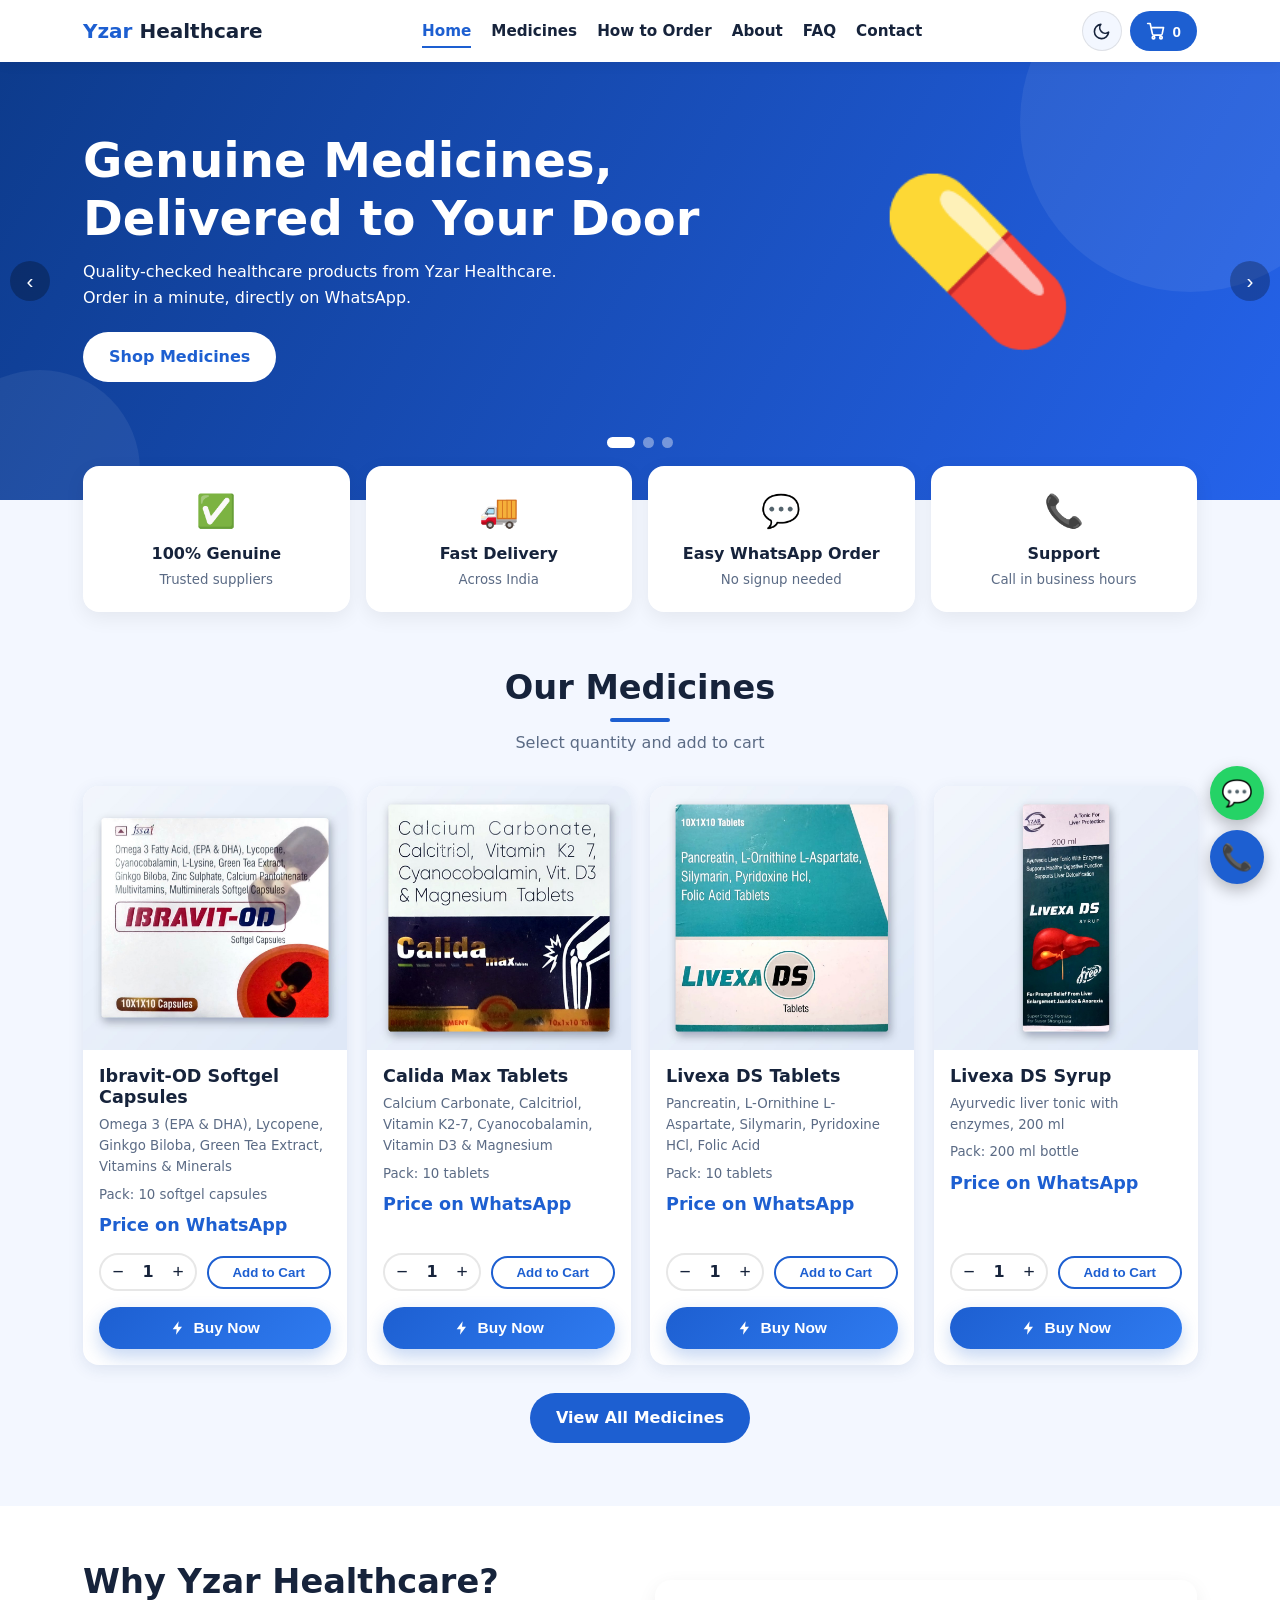
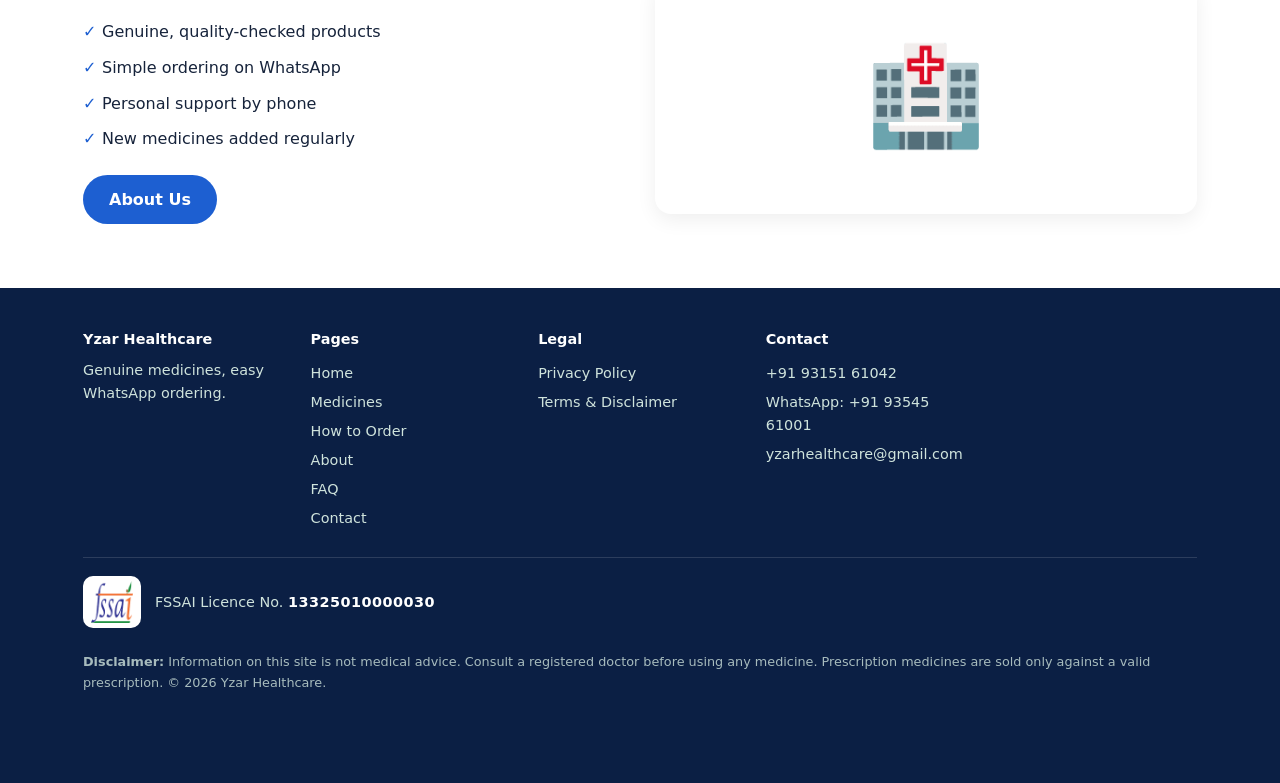
<file: index.html>
<!DOCTYPE html><html lang="en-IN"><head><meta charset="utf-8"><meta name="viewport" content="width=device-width, initial-scale=1">
<title>Yzar Healthcare – Buy Genuine Medicines Online | Order on WhatsApp</title><meta name="description" content="Yzar Healthcare – genuine, quality-checked medicines delivered across India. Choose medicines, set quantity and order instantly on WhatsApp."><link rel="canonical" href="https://yzarhealthcare.com/"><meta name="theme-color" content="#1d5fd1">
<meta property="og:type" content="website"><meta property="og:title" content="Yzar Healthcare – Buy Genuine Medicines Online | Order on WhatsApp"><meta property="og:description" content="Yzar Healthcare – genuine, quality-checked medicines delivered across India. Choose medicines, set quantity and order instantly on WhatsApp."><meta property="og:url" content="https://yzarhealthcare.com/"><meta property="og:image" content="https://yzarhealthcare.com/images/og-banner.jpg"><meta property="og:image:width" content="1200"><meta property="og:image:height" content="630"><meta property="og:site_name" content="Yzar Healthcare"><meta name="twitter:card" content="summary_large_image">
<link rel="icon" href="data:image/svg+xml,%3Csvg xmlns='http://www.w3.org/2000/svg' viewBox='0 0 100 100'%3E%3Ctext y='.9em' font-size='90'%3E💊%3C/text%3E%3C/svg%3E">
<script>(function(){try{var t=localStorage.getItem("yztheme")||(matchMedia("(prefers-color-scheme:dark)").matches?"dark":"light");document.documentElement.dataset.theme=t}catch(e){}})()</script><link rel="stylesheet" href="assets/style.css"><script type="application/ld+json">{"@context": "https://schema.org", "@type": "Pharmacy", "name": "Yzar Healthcare", "url": "https://yzarhealthcare.com/", "telephone": "+919315161042", "email": "yzarhealthcare@gmail.com", "areaServed": "IN"}</script></head><body>
<header><div class="wrap nav"><a class="logo" href="index.html">Yzar<span> Healthcare</span></a><nav id="nav"><ul><li><a href="index.html" class=on>Home</a></li><li><a href="medicines.html">Medicines</a></li><li><a href="how-to-order.html">How to Order</a></li><li><a href="about.html">About</a></li><li><a href="faq.html">FAQ</a></li><li><a href="contact.html">Contact</a></li></ul></nav>
<div class="acts"><button class="ib" id="tt" type="button" aria-label="Switch dark / light theme"><svg class="mo" width="19" height="19" viewBox="0 0 24 24"><path d="M21 12.8A9 9 0 1 1 11.2 3a7 7 0 0 0 9.8 9.8z"/></svg><svg class="su" width="19" height="19" viewBox="0 0 24 24"><circle cx="12" cy="12" r="4"/><path d="M12 2v2M12 20v2M4.9 4.9l1.4 1.4M17.7 17.7l1.4 1.4M2 12h2M20 12h2M4.9 19.1l1.4-1.4M17.7 6.3l1.4-1.4"/></svg></button><button class="cartbtn" id="cb" type="button" onclick="openCart()" aria-label="Open cart"><svg width="20" height="20" viewBox="0 0 24 24"><circle cx="9" cy="20" r="1.5"/><circle cx="18" cy="20" r="1.5"/><path d="M2 3h3l2.7 12.4a2 2 0 0 0 2 1.6h7.7a2 2 0 0 0 2-1.5L21 8H6"/></svg><span id="cc">0</span></button><button class="hb" type="button" onclick="document.getElementById('nav').classList.toggle('open')" aria-label="Menu">☰</button></div></div></header>
<main><div class="slider" id="hero"><div class="slides" id="slides"><div class="slide s1"><div class="wrap"><div><h1 class="hd">Genuine Medicines, Delivered to Your Door</h1><p>Quality-checked healthcare products from Yzar Healthcare. Order in a minute, directly on WhatsApp.</p><a class="btn" href="medicines.html">Shop Medicines</a></div><div class="big" aria-hidden="true">💊</div></div></div><div class="slide s2"><div class="wrap"><div><h2 class="hd">Order on WhatsApp in 3 Taps</h2><p>Select medicines, set quantity, and your order goes straight to our team.</p><a class="btn" href="how-to-order.html">How It Works</a></div><div class="big" aria-hidden="true">💬</div></div></div><div class="slide s3"><div class="wrap"><div><h2 class="hd">Your Health, Our Priority</h2><p>Questions about a product? Call or message us, we are happy to help.</p><a class="btn" href="contact.html">Contact Us</a></div><div class="big" aria-hidden="true">🩺</div></div></div></div><button class="arr l" onclick="go(-1)" aria-label="Previous">‹</button><button class="arr r" onclick="go(1)" aria-label="Next">›</button><div class="dots" id="dots"></div></div>
<div class="wrap"><div class="trust"><div class="card rv"><i>✅</i><b>100% Genuine</b><small>Trusted suppliers</small></div><div class="card rv"><i>🚚</i><b>Fast Delivery</b><small>Across India</small></div><div class="card rv"><i>💬</i><b>Easy WhatsApp Order</b><small>No signup needed</small></div><div class="card rv"><i>📞</i><b>Support</b><small>Call in business hours</small></div></div></div>
<section><div class="wrap"><h2 class="rv">Our Medicines</h2><p class="sub rv">Select quantity and add to cart</p><div class="grid" id="grid" data-limit="8"></div><p style="text-align:center;margin-top:28px"><a class="btn g" href="medicines.html">View All Medicines</a></p></div></section>
<section class="alt"><div class="wrap two"><div class="rv"><h2>Why Yzar Healthcare?</h2><ul class="tick"><li>Genuine, quality-checked products</li><li>Simple ordering on WhatsApp</li><li>Personal support by phone</li><li>New medicines added regularly</li></ul><p style="margin-top:18px"><a class="btn g" href="about.html">About Us</a></p></div><div class="card rv" style="font-size:6rem;padding:40px">🏥</div></div></section></main>
<footer><div class="wrap"><div><h4>Yzar Healthcare</h4><p>Genuine medicines, easy WhatsApp ordering.</p></div>
<div><h4>Pages</h4><a href="index.html">Home</a><a href="medicines.html">Medicines</a><a href="how-to-order.html">How to Order</a><a href="about.html">About</a><a href="faq.html">FAQ</a><a href="contact.html">Contact</a></div>
<div><h4>Legal</h4><a href="privacy-policy.html">Privacy Policy</a><a href="terms-disclaimer.html">Terms &amp; Disclaimer</a></div>
<div><h4>Contact</h4><a href="tel:+919315161042">+91 93151 61042</a><a href="https://wa.me/919354561001">WhatsApp: +91 93545 61001</a><a href="mailto:yzarhealthcare@gmail.com">yzarhealthcare@gmail.com</a></div>
<div class="fssai"><span class="fb"><img src="images/fssai-logo.png" alt="FSSAI logo" width="40" height="40" loading="lazy"></span><span>FSSAI Licence No. <b>13325010000030</b></span></div>
<div class="disc"><b>Disclaimer:</b> Information on this site is not medical advice. Consult a registered doctor before using any medicine. Prescription medicines are sold only against a valid prescription.  © 2026 Yzar Healthcare.</div></div></footer>
<script src="assets/products.js"></script><script>const ROOT="";</script><script src="assets/app.js"></script></body></html>
</file>
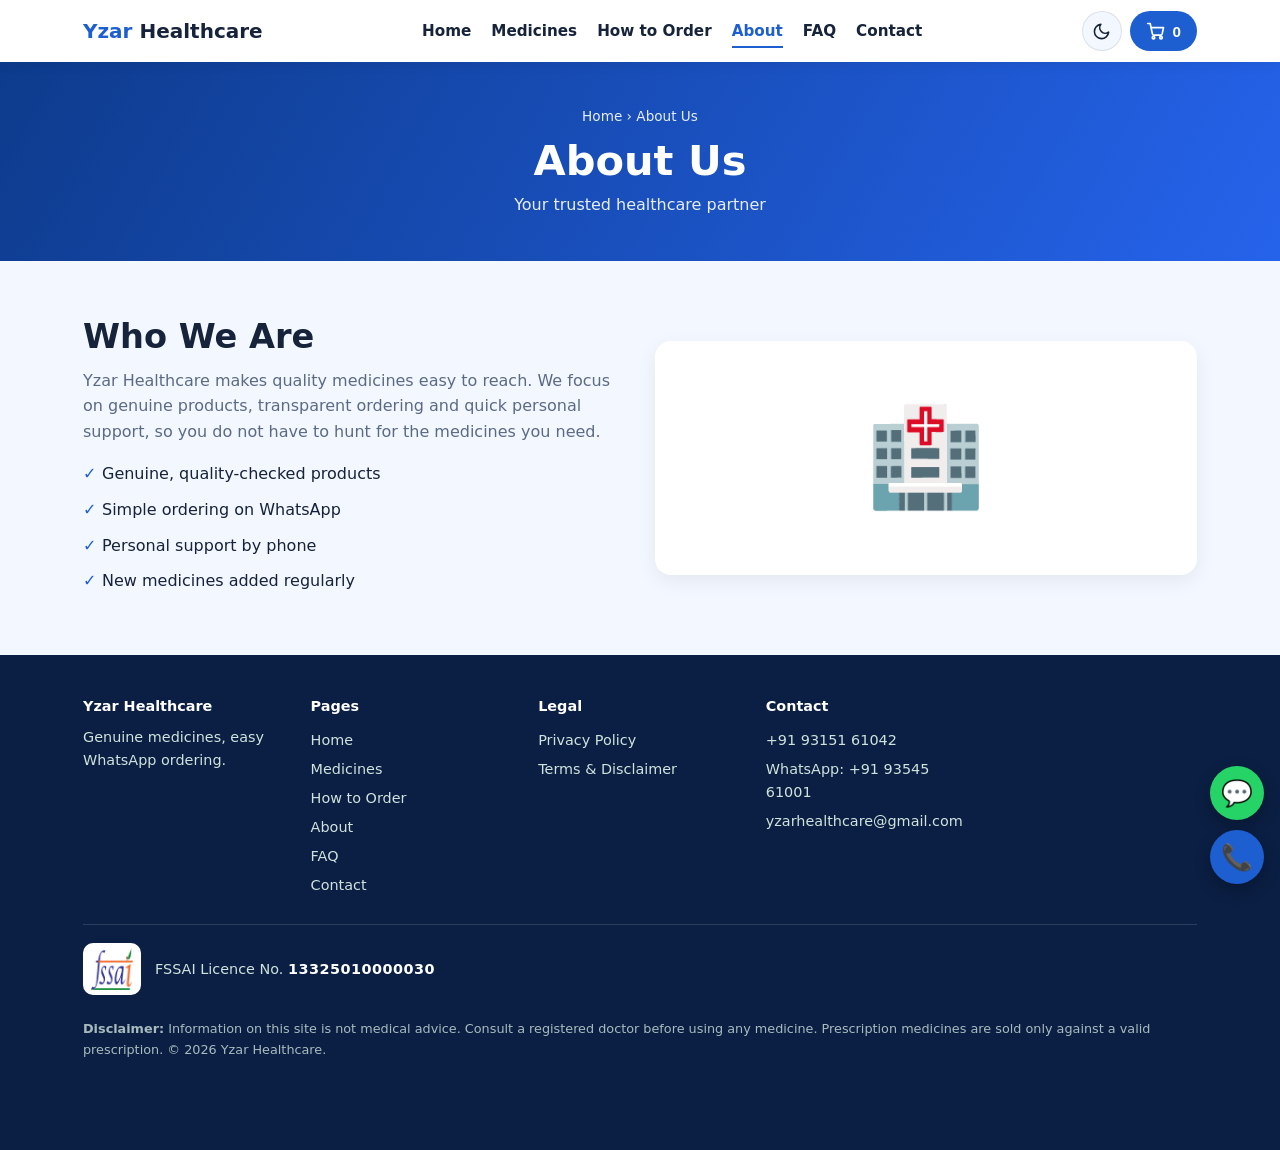
<file: about.html>
<!DOCTYPE html><html lang="en-IN"><head><meta charset="utf-8"><meta name="viewport" content="width=device-width, initial-scale=1">
<title>About Yzar Healthcare – Genuine Medicines</title><meta name="description" content="Learn about Yzar Healthcare, our commitment to genuine medicines and simple WhatsApp ordering."><link rel="canonical" href="https://yzarhealthcare.com/about.html"><meta name="theme-color" content="#1d5fd1">
<meta property="og:type" content="website"><meta property="og:title" content="About Yzar Healthcare – Genuine Medicines"><meta property="og:description" content="Learn about Yzar Healthcare, our commitment to genuine medicines and simple WhatsApp ordering."><meta property="og:url" content="https://yzarhealthcare.com/about.html"><meta property="og:image" content="https://yzarhealthcare.com/images/og-banner.jpg"><meta property="og:image:width" content="1200"><meta property="og:image:height" content="630"><meta property="og:site_name" content="Yzar Healthcare"><meta name="twitter:card" content="summary_large_image">
<link rel="icon" href="data:image/svg+xml,%3Csvg xmlns='http://www.w3.org/2000/svg' viewBox='0 0 100 100'%3E%3Ctext y='.9em' font-size='90'%3E💊%3C/text%3E%3C/svg%3E">
<script>(function(){try{var t=localStorage.getItem("yztheme")||(matchMedia("(prefers-color-scheme:dark)").matches?"dark":"light");document.documentElement.dataset.theme=t}catch(e){}})()</script><link rel="stylesheet" href="assets/style.css"></head><body>
<header><div class="wrap nav"><a class="logo" href="index.html">Yzar<span> Healthcare</span></a><nav id="nav"><ul><li><a href="index.html">Home</a></li><li><a href="medicines.html">Medicines</a></li><li><a href="how-to-order.html">How to Order</a></li><li><a href="about.html" class=on>About</a></li><li><a href="faq.html">FAQ</a></li><li><a href="contact.html">Contact</a></li></ul></nav>
<div class="acts"><button class="ib" id="tt" type="button" aria-label="Switch dark / light theme"><svg class="mo" width="19" height="19" viewBox="0 0 24 24"><path d="M21 12.8A9 9 0 1 1 11.2 3a7 7 0 0 0 9.8 9.8z"/></svg><svg class="su" width="19" height="19" viewBox="0 0 24 24"><circle cx="12" cy="12" r="4"/><path d="M12 2v2M12 20v2M4.9 4.9l1.4 1.4M17.7 17.7l1.4 1.4M2 12h2M20 12h2M4.9 19.1l1.4-1.4M17.7 6.3l1.4-1.4"/></svg></button><button class="cartbtn" id="cb" type="button" onclick="openCart()" aria-label="Open cart"><svg width="20" height="20" viewBox="0 0 24 24"><circle cx="9" cy="20" r="1.5"/><circle cx="18" cy="20" r="1.5"/><path d="M2 3h3l2.7 12.4a2 2 0 0 0 2 1.6h7.7a2 2 0 0 0 2-1.5L21 8H6"/></svg><span id="cc">0</span></button><button class="hb" type="button" onclick="document.getElementById('nav').classList.toggle('open')" aria-label="Menu">☰</button></div></div></header>
<main><div class="phead"><div class="wrap"><div class="crumb"><a href="index.html">Home</a> › About Us</div><h1>About Us</h1><p>Your trusted healthcare partner</p></div></div><section><div class="wrap two"><div class="rv"><h2>Who We Are</h2><p style="color:var(--mu);margin-top:10px">Yzar Healthcare makes quality medicines easy to reach. We focus on genuine products, transparent ordering and quick personal support, so you do not have to hunt for the medicines you need.</p><ul class="tick"><li>Genuine, quality-checked products</li><li>Simple ordering on WhatsApp</li><li>Personal support by phone</li><li>New medicines added regularly</li></ul></div><div class="card rv" style="font-size:6rem;padding:40px">🏥</div></div></section></main>
<footer><div class="wrap"><div><h4>Yzar Healthcare</h4><p>Genuine medicines, easy WhatsApp ordering.</p></div>
<div><h4>Pages</h4><a href="index.html">Home</a><a href="medicines.html">Medicines</a><a href="how-to-order.html">How to Order</a><a href="about.html">About</a><a href="faq.html">FAQ</a><a href="contact.html">Contact</a></div>
<div><h4>Legal</h4><a href="privacy-policy.html">Privacy Policy</a><a href="terms-disclaimer.html">Terms &amp; Disclaimer</a></div>
<div><h4>Contact</h4><a href="tel:+919315161042">+91 93151 61042</a><a href="https://wa.me/919354561001">WhatsApp: +91 93545 61001</a><a href="mailto:yzarhealthcare@gmail.com">yzarhealthcare@gmail.com</a></div>
<div class="fssai"><span class="fb"><img src="images/fssai-logo.png" alt="FSSAI logo" width="40" height="40" loading="lazy"></span><span>FSSAI Licence No. <b>13325010000030</b></span></div>
<div class="disc"><b>Disclaimer:</b> Information on this site is not medical advice. Consult a registered doctor before using any medicine. Prescription medicines are sold only against a valid prescription.  © 2026 Yzar Healthcare.</div></div></footer>
<script src="assets/products.js"></script><script>const ROOT="";</script><script src="assets/app.js"></script></body></html>
</file>
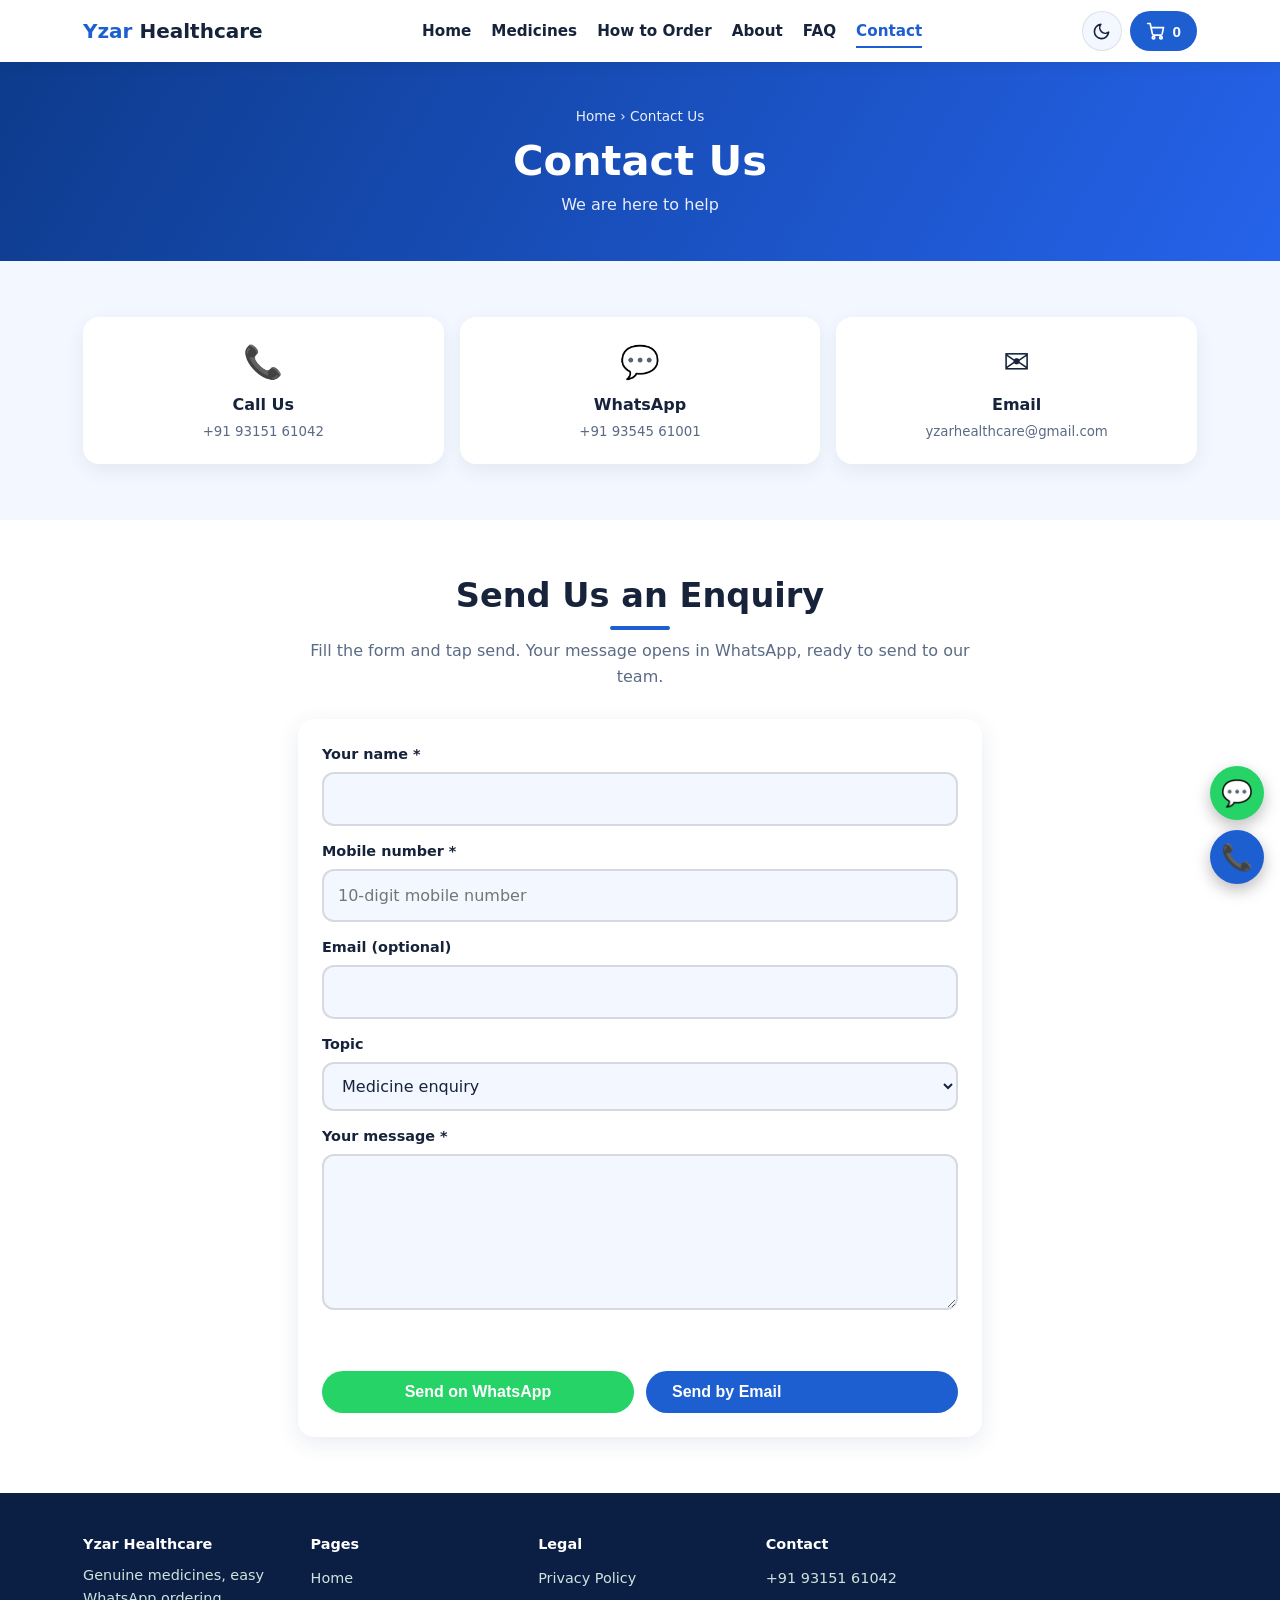
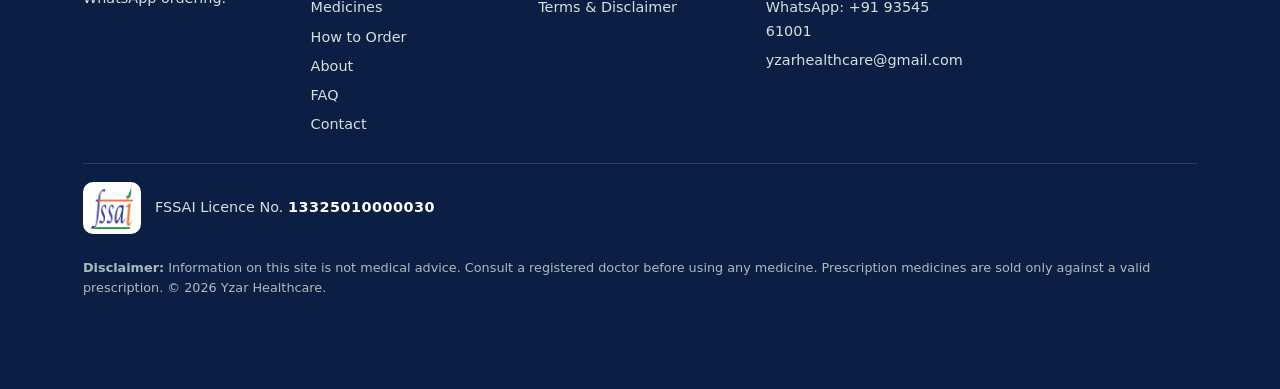
<file: contact.html>
<!DOCTYPE html><html lang="en-IN"><head><meta charset="utf-8"><meta name="viewport" content="width=device-width, initial-scale=1">
<title>Contact Yzar Healthcare – Call, WhatsApp or Email</title><meta name="description" content="Contact Yzar Healthcare: call +91 93151 61042, WhatsApp +91 93545 61001 or email yzarhealthcare@gmail.com. Send an enquiry from the form."><link rel="canonical" href="https://yzarhealthcare.com/contact.html"><meta name="theme-color" content="#1d5fd1">
<meta property="og:type" content="website"><meta property="og:title" content="Contact Yzar Healthcare – Call, WhatsApp or Email"><meta property="og:description" content="Contact Yzar Healthcare: call +91 93151 61042, WhatsApp +91 93545 61001 or email yzarhealthcare@gmail.com. Send an enquiry from the form."><meta property="og:url" content="https://yzarhealthcare.com/contact.html"><meta property="og:image" content="https://yzarhealthcare.com/images/og-banner.jpg"><meta property="og:image:width" content="1200"><meta property="og:image:height" content="630"><meta property="og:site_name" content="Yzar Healthcare"><meta name="twitter:card" content="summary_large_image">
<link rel="icon" href="data:image/svg+xml,%3Csvg xmlns='http://www.w3.org/2000/svg' viewBox='0 0 100 100'%3E%3Ctext y='.9em' font-size='90'%3E💊%3C/text%3E%3C/svg%3E">
<script>(function(){try{var t=localStorage.getItem("yztheme")||(matchMedia("(prefers-color-scheme:dark)").matches?"dark":"light");document.documentElement.dataset.theme=t}catch(e){}})()</script><link rel="stylesheet" href="assets/style.css"></head><body>
<header><div class="wrap nav"><a class="logo" href="index.html">Yzar<span> Healthcare</span></a><nav id="nav"><ul><li><a href="index.html">Home</a></li><li><a href="medicines.html">Medicines</a></li><li><a href="how-to-order.html">How to Order</a></li><li><a href="about.html">About</a></li><li><a href="faq.html">FAQ</a></li><li><a href="contact.html" class=on>Contact</a></li></ul></nav>
<div class="acts"><button class="ib" id="tt" type="button" aria-label="Switch dark / light theme"><svg class="mo" width="19" height="19" viewBox="0 0 24 24"><path d="M21 12.8A9 9 0 1 1 11.2 3a7 7 0 0 0 9.8 9.8z"/></svg><svg class="su" width="19" height="19" viewBox="0 0 24 24"><circle cx="12" cy="12" r="4"/><path d="M12 2v2M12 20v2M4.9 4.9l1.4 1.4M17.7 17.7l1.4 1.4M2 12h2M20 12h2M4.9 19.1l1.4-1.4M17.7 6.3l1.4-1.4"/></svg></button><button class="cartbtn" id="cb" type="button" onclick="openCart()" aria-label="Open cart"><svg width="20" height="20" viewBox="0 0 24 24"><circle cx="9" cy="20" r="1.5"/><circle cx="18" cy="20" r="1.5"/><path d="M2 3h3l2.7 12.4a2 2 0 0 0 2 1.6h7.7a2 2 0 0 0 2-1.5L21 8H6"/></svg><span id="cc">0</span></button><button class="hb" type="button" onclick="document.getElementById('nav').classList.toggle('open')" aria-label="Menu">☰</button></div></div></header>
<main><div class="phead"><div class="wrap"><div class="crumb"><a href="index.html">Home</a> › Contact Us</div><h1>Contact Us</h1><p>We are here to help</p></div></div><section><div class="wrap"><div class="contact"><a class="card rv" href="tel:+919315161042"><i>📞</i><b>Call Us</b><small>+91 93151 61042</small></a><a class="card rv" href="https://wa.me/919354561001" target="_blank" rel="noopener"><i>💬</i><b>WhatsApp</b><small>+91 93545 61001</small></a><a class="card rv" href="mailto:yzarhealthcare@gmail.com"><i>✉️</i><b>Email</b><small>yzarhealthcare@gmail.com</small></a></div></div></section>
<section class="alt"><div class="wrap" style="max-width:720px"><h2 class="rv">Send Us an Enquiry</h2><p class="sub rv">Fill the form and tap send. Your message opens in WhatsApp, ready to send to our team.</p>
<form id="cf" class="cform rv" novalidate>
<div class="fr"><label for="cn">Your name *</label><input id="cn" name="name" autocomplete="name" required></div>
<div class="fr"><label for="cp">Mobile number *</label><input id="cp" name="phone" type="tel" inputmode="tel" autocomplete="tel" required placeholder="10-digit mobile number"></div>
<div class="fr"><label for="ce">Email (optional)</label><input id="ce" name="email" type="email" autocomplete="email"></div>
<div class="fr"><label for="ct">Topic</label><select id="ct" name="topic"><option>Medicine enquiry</option><option>Order help</option><option>Prescription medicine</option><option>Bulk / wholesale</option><option>Other</option></select></div>
<div class="fr"><label for="cm">Your message *</label><textarea id="cm" name="message" rows="5" required></textarea></div>
<p id="cerr" class="cerr" role="alert"></p>
<div class="cta"><button class="btn wa" type="submit">Send on WhatsApp</button><button class="btn g" type="button" id="cmail">Send by Email</button></div>
</form></div></section></main>
<footer><div class="wrap"><div><h4>Yzar Healthcare</h4><p>Genuine medicines, easy WhatsApp ordering.</p></div>
<div><h4>Pages</h4><a href="index.html">Home</a><a href="medicines.html">Medicines</a><a href="how-to-order.html">How to Order</a><a href="about.html">About</a><a href="faq.html">FAQ</a><a href="contact.html">Contact</a></div>
<div><h4>Legal</h4><a href="privacy-policy.html">Privacy Policy</a><a href="terms-disclaimer.html">Terms &amp; Disclaimer</a></div>
<div><h4>Contact</h4><a href="tel:+919315161042">+91 93151 61042</a><a href="https://wa.me/919354561001">WhatsApp: +91 93545 61001</a><a href="mailto:yzarhealthcare@gmail.com">yzarhealthcare@gmail.com</a></div>
<div class="fssai"><span class="fb"><img src="images/fssai-logo.png" alt="FSSAI logo" width="40" height="40" loading="lazy"></span><span>FSSAI Licence No. <b>13325010000030</b></span></div>
<div class="disc"><b>Disclaimer:</b> Information on this site is not medical advice. Consult a registered doctor before using any medicine. Prescription medicines are sold only against a valid prescription.  © 2026 Yzar Healthcare.</div></div></footer>
<script src="assets/products.js"></script><script>const ROOT="";</script><script src="assets/app.js"></script></body></html>
</file>
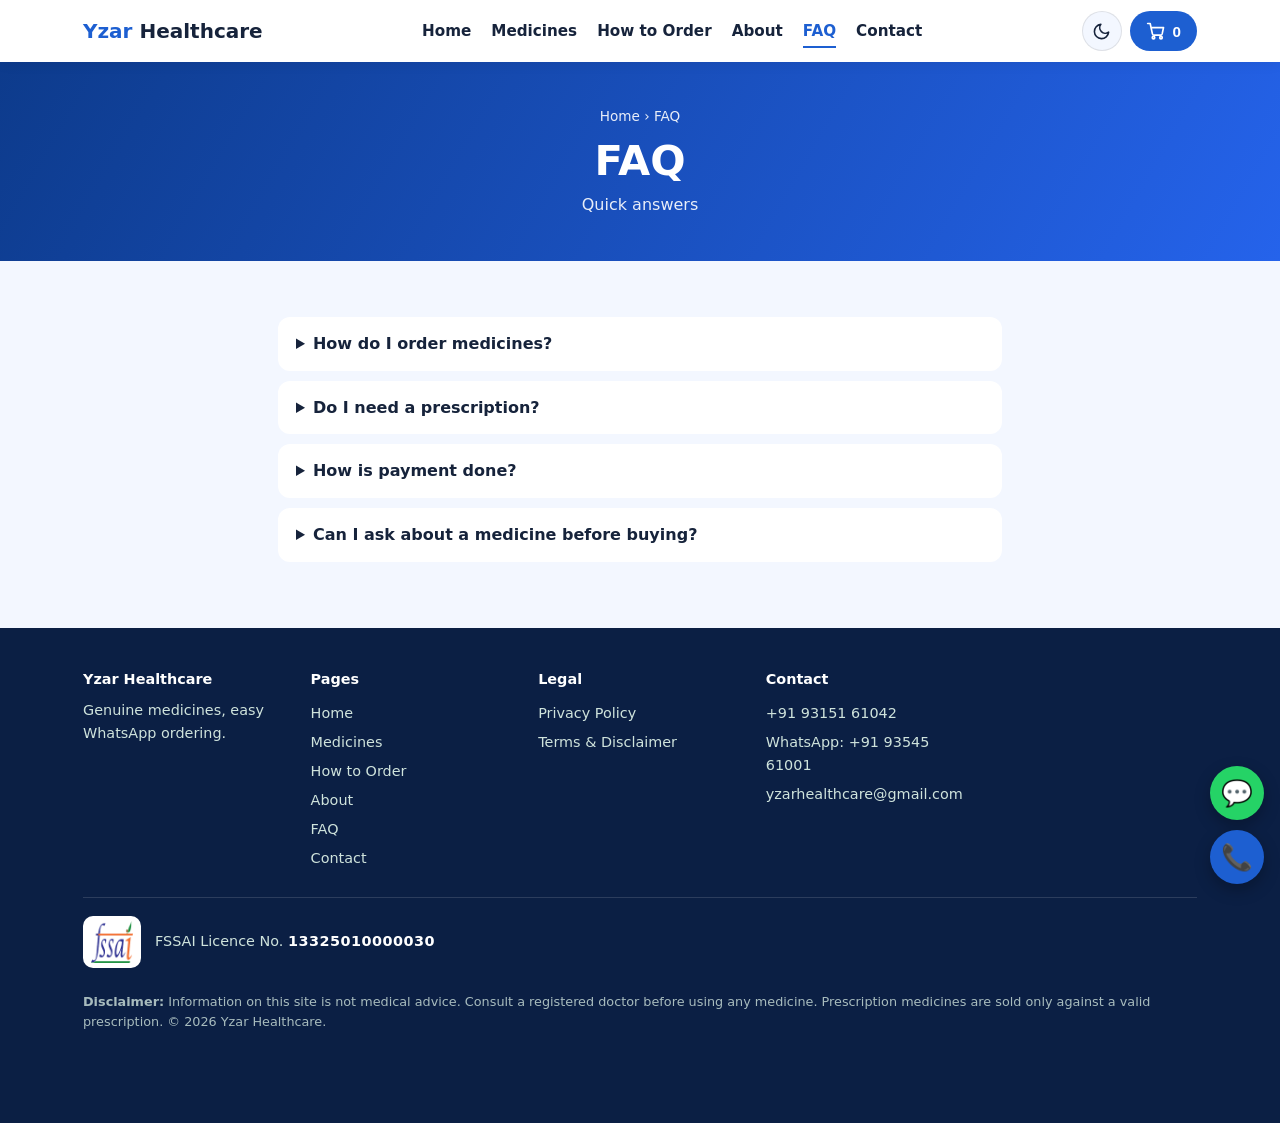
<file: faq.html>
<!DOCTYPE html><html lang="en-IN"><head><meta charset="utf-8"><meta name="viewport" content="width=device-width, initial-scale=1">
<title>FAQ – Yzar Healthcare</title><meta name="description" content="Answers to common questions about ordering medicines, prescriptions and payment at Yzar Healthcare."><link rel="canonical" href="https://yzarhealthcare.com/faq.html"><meta name="theme-color" content="#1d5fd1">
<meta property="og:type" content="website"><meta property="og:title" content="FAQ – Yzar Healthcare"><meta property="og:description" content="Answers to common questions about ordering medicines, prescriptions and payment at Yzar Healthcare."><meta property="og:url" content="https://yzarhealthcare.com/faq.html"><meta property="og:image" content="https://yzarhealthcare.com/images/og-banner.jpg"><meta property="og:image:width" content="1200"><meta property="og:image:height" content="630"><meta property="og:site_name" content="Yzar Healthcare"><meta name="twitter:card" content="summary_large_image">
<link rel="icon" href="data:image/svg+xml,%3Csvg xmlns='http://www.w3.org/2000/svg' viewBox='0 0 100 100'%3E%3Ctext y='.9em' font-size='90'%3E💊%3C/text%3E%3C/svg%3E">
<script>(function(){try{var t=localStorage.getItem("yztheme")||(matchMedia("(prefers-color-scheme:dark)").matches?"dark":"light");document.documentElement.dataset.theme=t}catch(e){}})()</script><link rel="stylesheet" href="assets/style.css"><script type="application/ld+json">{"@context": "https://schema.org", "@type": "FAQPage", "mainEntity": [{"@type": "Question", "name": "How do I order medicines?", "acceptedAnswer": {"@type": "Answer", "text": "Add medicines to your cart, choose quantity, enter your name and address and tap Order on WhatsApp. Our team will confirm your order."}}, {"@type": "Question", "name": "Do I need a prescription?", "acceptedAnswer": {"@type": "Answer", "text": "Prescription medicines are supplied only against a valid prescription from a registered doctor. Share it with us on WhatsApp."}}, {"@type": "Question", "name": "How is payment done?", "acceptedAnswer": {"@type": "Answer", "text": "Payment and delivery details are confirmed with you on WhatsApp after you place your order."}}, {"@type": "Question", "name": "Can I ask about a medicine before buying?", "acceptedAnswer": {"@type": "Answer", "text": "Yes. Call or message us and we will help. For medical advice, always consult your doctor."}}]}</script></head><body>
<header><div class="wrap nav"><a class="logo" href="index.html">Yzar<span> Healthcare</span></a><nav id="nav"><ul><li><a href="index.html">Home</a></li><li><a href="medicines.html">Medicines</a></li><li><a href="how-to-order.html">How to Order</a></li><li><a href="about.html">About</a></li><li><a href="faq.html" class=on>FAQ</a></li><li><a href="contact.html">Contact</a></li></ul></nav>
<div class="acts"><button class="ib" id="tt" type="button" aria-label="Switch dark / light theme"><svg class="mo" width="19" height="19" viewBox="0 0 24 24"><path d="M21 12.8A9 9 0 1 1 11.2 3a7 7 0 0 0 9.8 9.8z"/></svg><svg class="su" width="19" height="19" viewBox="0 0 24 24"><circle cx="12" cy="12" r="4"/><path d="M12 2v2M12 20v2M4.9 4.9l1.4 1.4M17.7 17.7l1.4 1.4M2 12h2M20 12h2M4.9 19.1l1.4-1.4M17.7 6.3l1.4-1.4"/></svg></button><button class="cartbtn" id="cb" type="button" onclick="openCart()" aria-label="Open cart"><svg width="20" height="20" viewBox="0 0 24 24"><circle cx="9" cy="20" r="1.5"/><circle cx="18" cy="20" r="1.5"/><path d="M2 3h3l2.7 12.4a2 2 0 0 0 2 1.6h7.7a2 2 0 0 0 2-1.5L21 8H6"/></svg><span id="cc">0</span></button><button class="hb" type="button" onclick="document.getElementById('nav').classList.toggle('open')" aria-label="Menu">☰</button></div></div></header>
<main><div class="phead"><div class="wrap"><div class="crumb"><a href="index.html">Home</a> › FAQ</div><h1>FAQ</h1><p>Quick answers</p></div></div><section><div class="wrap" style="max-width:760px"><details><summary>How do I order medicines?</summary><p>Add medicines to your cart, choose quantity, enter your name and address and tap Order on WhatsApp. Our team will confirm your order.</p></details><details><summary>Do I need a prescription?</summary><p>Prescription medicines are supplied only against a valid prescription from a registered doctor. Share it with us on WhatsApp.</p></details><details><summary>How is payment done?</summary><p>Payment and delivery details are confirmed with you on WhatsApp after you place your order.</p></details><details><summary>Can I ask about a medicine before buying?</summary><p>Yes. Call or message us and we will help. For medical advice, always consult your doctor.</p></details></div></section></main>
<footer><div class="wrap"><div><h4>Yzar Healthcare</h4><p>Genuine medicines, easy WhatsApp ordering.</p></div>
<div><h4>Pages</h4><a href="index.html">Home</a><a href="medicines.html">Medicines</a><a href="how-to-order.html">How to Order</a><a href="about.html">About</a><a href="faq.html">FAQ</a><a href="contact.html">Contact</a></div>
<div><h4>Legal</h4><a href="privacy-policy.html">Privacy Policy</a><a href="terms-disclaimer.html">Terms &amp; Disclaimer</a></div>
<div><h4>Contact</h4><a href="tel:+919315161042">+91 93151 61042</a><a href="https://wa.me/919354561001">WhatsApp: +91 93545 61001</a><a href="mailto:yzarhealthcare@gmail.com">yzarhealthcare@gmail.com</a></div>
<div class="fssai"><span class="fb"><img src="images/fssai-logo.png" alt="FSSAI logo" width="40" height="40" loading="lazy"></span><span>FSSAI Licence No. <b>13325010000030</b></span></div>
<div class="disc"><b>Disclaimer:</b> Information on this site is not medical advice. Consult a registered doctor before using any medicine. Prescription medicines are sold only against a valid prescription.  © 2026 Yzar Healthcare.</div></div></footer>
<script src="assets/products.js"></script><script>const ROOT="";</script><script src="assets/app.js"></script></body></html>
</file>
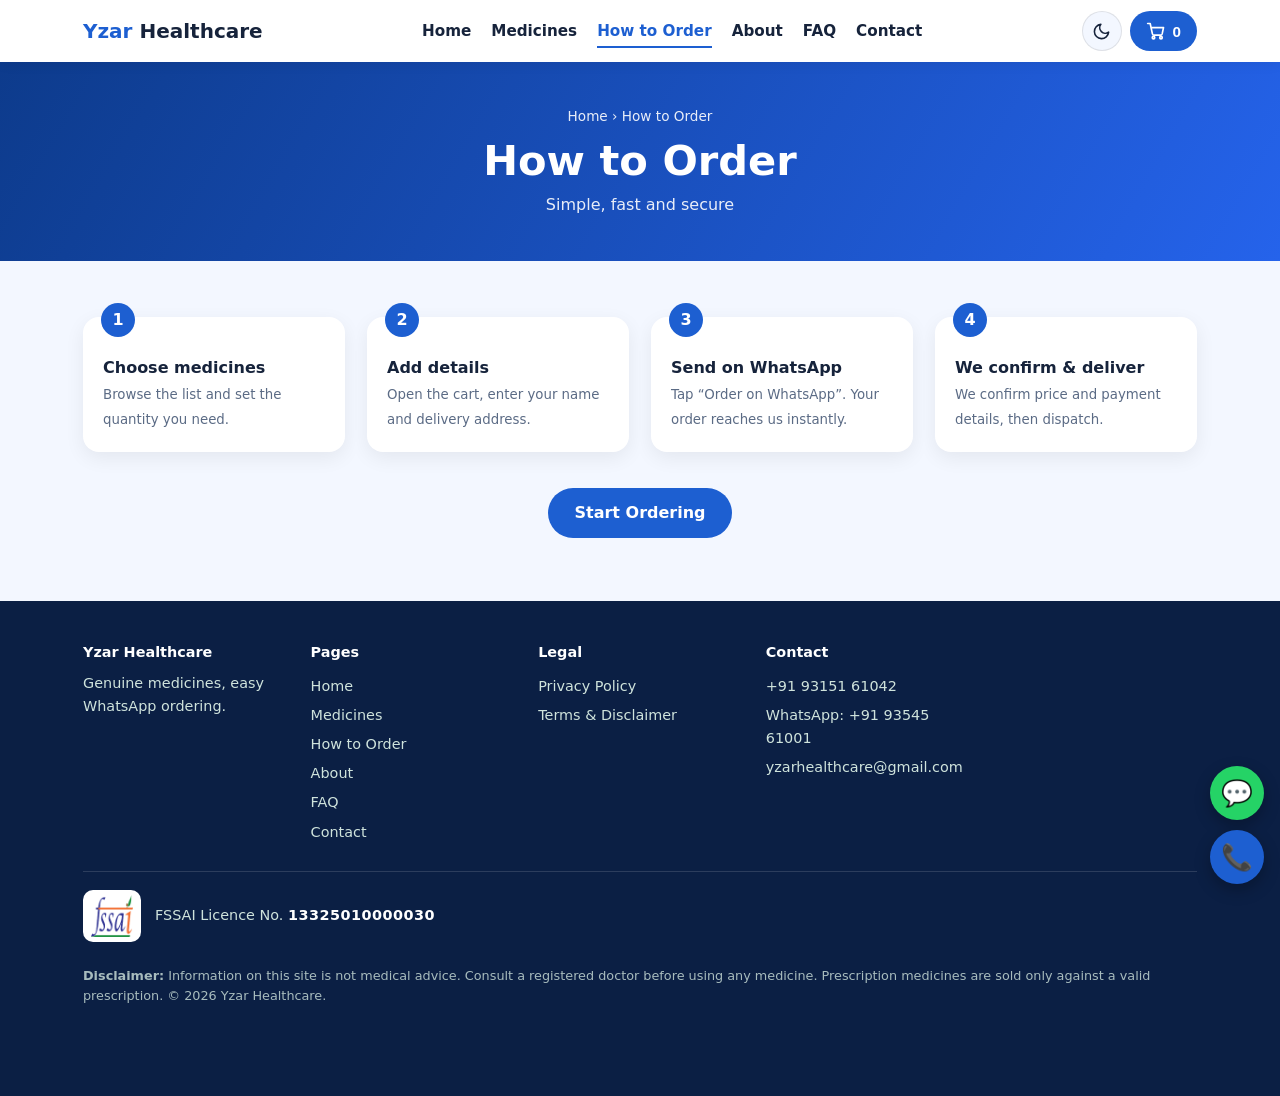
<file: how-to-order.html>
<!DOCTYPE html><html lang="en-IN"><head><meta charset="utf-8"><meta name="viewport" content="width=device-width, initial-scale=1">
<title>How to Order Medicines Online – Yzar Healthcare</title><meta name="description" content="Order medicines in 4 easy steps: choose, add details, send on WhatsApp, we confirm and deliver."><link rel="canonical" href="https://yzarhealthcare.com/how-to-order.html"><meta name="theme-color" content="#1d5fd1">
<meta property="og:type" content="website"><meta property="og:title" content="How to Order Medicines Online – Yzar Healthcare"><meta property="og:description" content="Order medicines in 4 easy steps: choose, add details, send on WhatsApp, we confirm and deliver."><meta property="og:url" content="https://yzarhealthcare.com/how-to-order.html"><meta property="og:image" content="https://yzarhealthcare.com/images/og-banner.jpg"><meta property="og:image:width" content="1200"><meta property="og:image:height" content="630"><meta property="og:site_name" content="Yzar Healthcare"><meta name="twitter:card" content="summary_large_image">
<link rel="icon" href="data:image/svg+xml,%3Csvg xmlns='http://www.w3.org/2000/svg' viewBox='0 0 100 100'%3E%3Ctext y='.9em' font-size='90'%3E💊%3C/text%3E%3C/svg%3E">
<script>(function(){try{var t=localStorage.getItem("yztheme")||(matchMedia("(prefers-color-scheme:dark)").matches?"dark":"light");document.documentElement.dataset.theme=t}catch(e){}})()</script><link rel="stylesheet" href="assets/style.css"></head><body>
<header><div class="wrap nav"><a class="logo" href="index.html">Yzar<span> Healthcare</span></a><nav id="nav"><ul><li><a href="index.html">Home</a></li><li><a href="medicines.html">Medicines</a></li><li><a href="how-to-order.html" class=on>How to Order</a></li><li><a href="about.html">About</a></li><li><a href="faq.html">FAQ</a></li><li><a href="contact.html">Contact</a></li></ul></nav>
<div class="acts"><button class="ib" id="tt" type="button" aria-label="Switch dark / light theme"><svg class="mo" width="19" height="19" viewBox="0 0 24 24"><path d="M21 12.8A9 9 0 1 1 11.2 3a7 7 0 0 0 9.8 9.8z"/></svg><svg class="su" width="19" height="19" viewBox="0 0 24 24"><circle cx="12" cy="12" r="4"/><path d="M12 2v2M12 20v2M4.9 4.9l1.4 1.4M17.7 17.7l1.4 1.4M2 12h2M20 12h2M4.9 19.1l1.4-1.4M17.7 6.3l1.4-1.4"/></svg></button><button class="cartbtn" id="cb" type="button" onclick="openCart()" aria-label="Open cart"><svg width="20" height="20" viewBox="0 0 24 24"><circle cx="9" cy="20" r="1.5"/><circle cx="18" cy="20" r="1.5"/><path d="M2 3h3l2.7 12.4a2 2 0 0 0 2 1.6h7.7a2 2 0 0 0 2-1.5L21 8H6"/></svg><span id="cc">0</span></button><button class="hb" type="button" onclick="document.getElementById('nav').classList.toggle('open')" aria-label="Menu">☰</button></div></div></header>
<main><div class="phead"><div class="wrap"><div class="crumb"><a href="index.html">Home</a> › How to Order</div><h1>How to Order</h1><p>Simple, fast and secure</p></div></div><section><div class="wrap"><div class="steps"><div class="card rv"><b>Choose medicines</b><small>Browse the list and set the quantity you need.</small></div><div class="card rv"><b>Add details</b><small>Open the cart, enter your name and delivery address.</small></div><div class="card rv"><b>Send on WhatsApp</b><small>Tap “Order on WhatsApp”. Your order reaches us instantly.</small></div><div class="card rv"><b>We confirm &amp; deliver</b><small>We confirm price and payment details, then dispatch.</small></div></div><p style="text-align:center;margin-top:36px"><a class="btn g" href="medicines.html">Start Ordering</a></p></div></section></main>
<footer><div class="wrap"><div><h4>Yzar Healthcare</h4><p>Genuine medicines, easy WhatsApp ordering.</p></div>
<div><h4>Pages</h4><a href="index.html">Home</a><a href="medicines.html">Medicines</a><a href="how-to-order.html">How to Order</a><a href="about.html">About</a><a href="faq.html">FAQ</a><a href="contact.html">Contact</a></div>
<div><h4>Legal</h4><a href="privacy-policy.html">Privacy Policy</a><a href="terms-disclaimer.html">Terms &amp; Disclaimer</a></div>
<div><h4>Contact</h4><a href="tel:+919315161042">+91 93151 61042</a><a href="https://wa.me/919354561001">WhatsApp: +91 93545 61001</a><a href="mailto:yzarhealthcare@gmail.com">yzarhealthcare@gmail.com</a></div>
<div class="fssai"><span class="fb"><img src="images/fssai-logo.png" alt="FSSAI logo" width="40" height="40" loading="lazy"></span><span>FSSAI Licence No. <b>13325010000030</b></span></div>
<div class="disc"><b>Disclaimer:</b> Information on this site is not medical advice. Consult a registered doctor before using any medicine. Prescription medicines are sold only against a valid prescription.  © 2026 Yzar Healthcare.</div></div></footer>
<script src="assets/products.js"></script><script>const ROOT="";</script><script src="assets/app.js"></script></body></html>
</file>
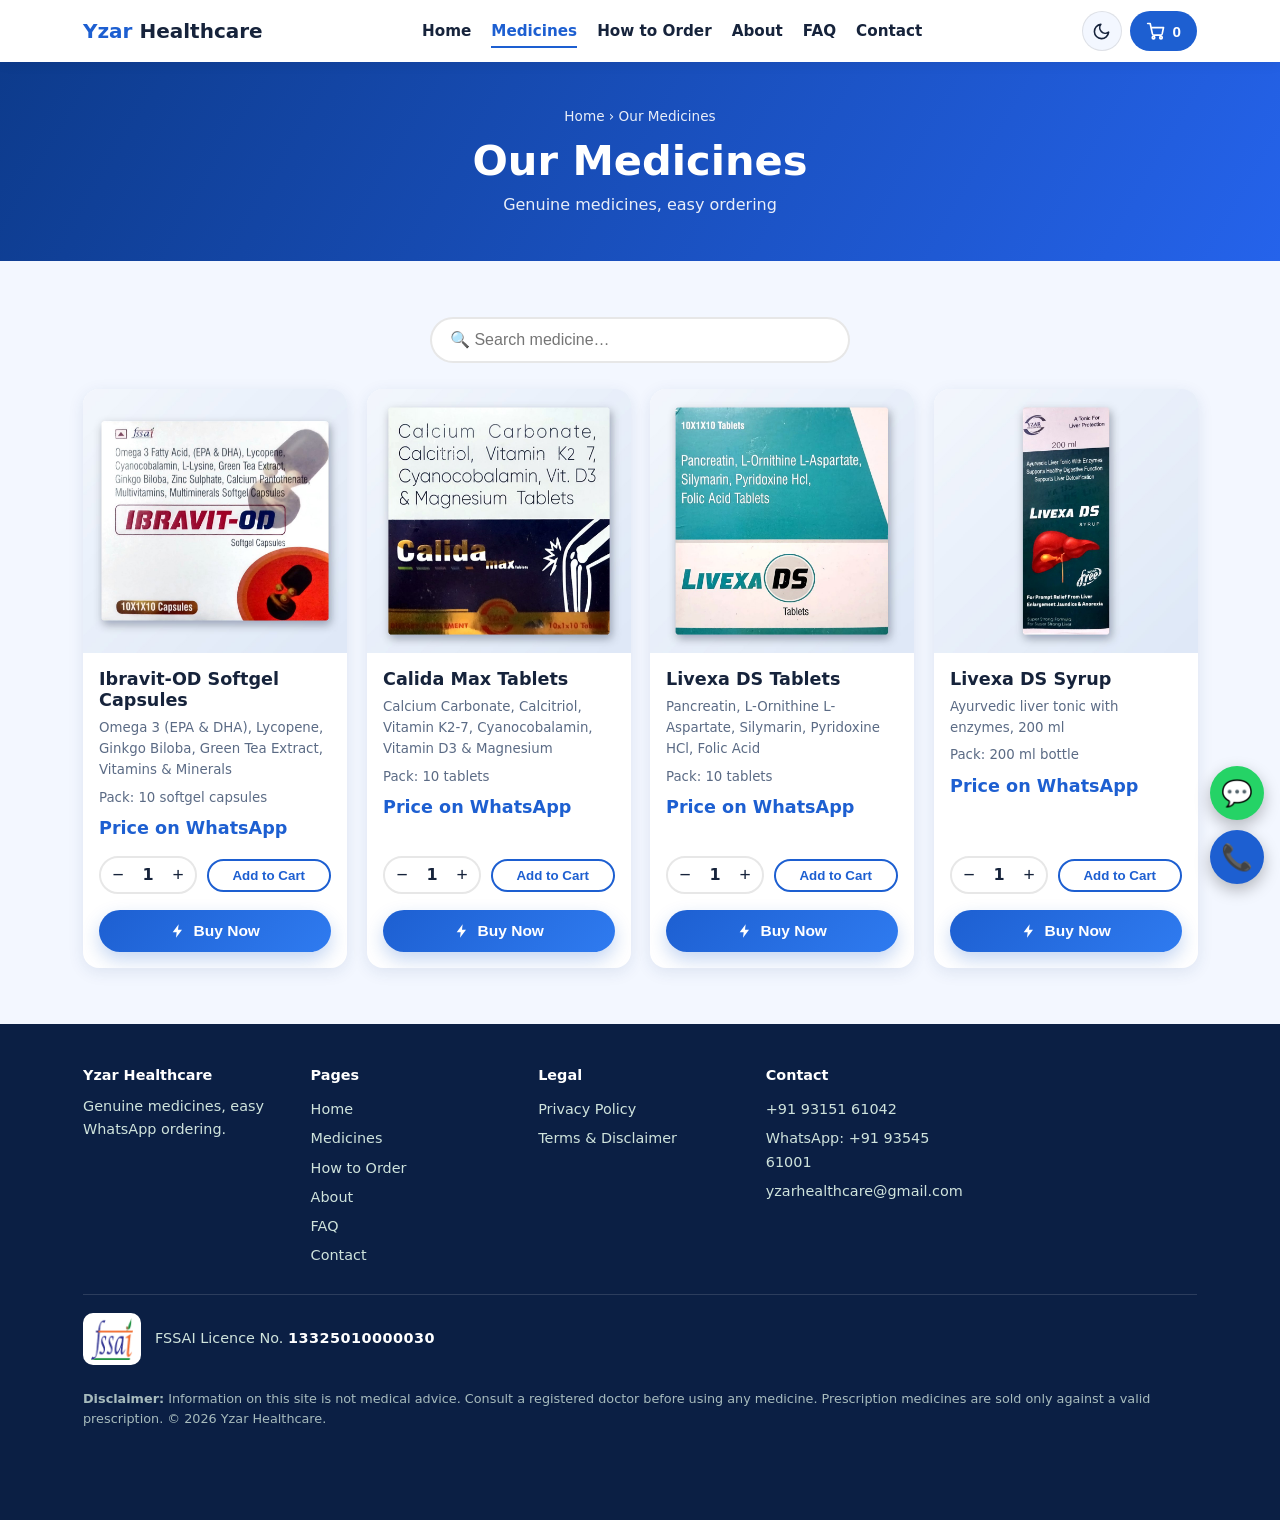
<file: medicines.html>
<!DOCTYPE html><html lang="en-IN"><head><meta charset="utf-8"><meta name="viewport" content="width=device-width, initial-scale=1">
<title>Buy Medicines Online – Yzar Healthcare</title><meta name="description" content="Browse all medicines available at Yzar Healthcare. Select quantity and order directly on WhatsApp."><link rel="canonical" href="https://yzarhealthcare.com/medicines.html"><meta name="theme-color" content="#1d5fd1">
<meta property="og:type" content="website"><meta property="og:title" content="Buy Medicines Online – Yzar Healthcare"><meta property="og:description" content="Browse all medicines available at Yzar Healthcare. Select quantity and order directly on WhatsApp."><meta property="og:url" content="https://yzarhealthcare.com/medicines.html"><meta property="og:image" content="https://yzarhealthcare.com/images/og-banner.jpg"><meta property="og:image:width" content="1200"><meta property="og:image:height" content="630"><meta property="og:site_name" content="Yzar Healthcare"><meta name="twitter:card" content="summary_large_image">
<link rel="icon" href="data:image/svg+xml,%3Csvg xmlns='http://www.w3.org/2000/svg' viewBox='0 0 100 100'%3E%3Ctext y='.9em' font-size='90'%3E💊%3C/text%3E%3C/svg%3E">
<script>(function(){try{var t=localStorage.getItem("yztheme")||(matchMedia("(prefers-color-scheme:dark)").matches?"dark":"light");document.documentElement.dataset.theme=t}catch(e){}})()</script><link rel="stylesheet" href="assets/style.css"></head><body>
<header><div class="wrap nav"><a class="logo" href="index.html">Yzar<span> Healthcare</span></a><nav id="nav"><ul><li><a href="index.html">Home</a></li><li><a href="medicines.html" class=on>Medicines</a></li><li><a href="how-to-order.html">How to Order</a></li><li><a href="about.html">About</a></li><li><a href="faq.html">FAQ</a></li><li><a href="contact.html">Contact</a></li></ul></nav>
<div class="acts"><button class="ib" id="tt" type="button" aria-label="Switch dark / light theme"><svg class="mo" width="19" height="19" viewBox="0 0 24 24"><path d="M21 12.8A9 9 0 1 1 11.2 3a7 7 0 0 0 9.8 9.8z"/></svg><svg class="su" width="19" height="19" viewBox="0 0 24 24"><circle cx="12" cy="12" r="4"/><path d="M12 2v2M12 20v2M4.9 4.9l1.4 1.4M17.7 17.7l1.4 1.4M2 12h2M20 12h2M4.9 19.1l1.4-1.4M17.7 6.3l1.4-1.4"/></svg></button><button class="cartbtn" id="cb" type="button" onclick="openCart()" aria-label="Open cart"><svg width="20" height="20" viewBox="0 0 24 24"><circle cx="9" cy="20" r="1.5"/><circle cx="18" cy="20" r="1.5"/><path d="M2 3h3l2.7 12.4a2 2 0 0 0 2 1.6h7.7a2 2 0 0 0 2-1.5L21 8H6"/></svg><span id="cc">0</span></button><button class="hb" type="button" onclick="document.getElementById('nav').classList.toggle('open')" aria-label="Menu">☰</button></div></div></header>
<main><div class="phead"><div class="wrap"><div class="crumb"><a href="index.html">Home</a> › Our Medicines</div><h1>Our Medicines</h1><p>Genuine medicines, easy ordering</p></div></div><section><div class="wrap"><div class="tools"><input id="q" type="search" placeholder="🔍 Search medicine…" aria-label="Search medicines"></div><div class="grid" id="grid"></div></div></section></main>
<footer><div class="wrap"><div><h4>Yzar Healthcare</h4><p>Genuine medicines, easy WhatsApp ordering.</p></div>
<div><h4>Pages</h4><a href="index.html">Home</a><a href="medicines.html">Medicines</a><a href="how-to-order.html">How to Order</a><a href="about.html">About</a><a href="faq.html">FAQ</a><a href="contact.html">Contact</a></div>
<div><h4>Legal</h4><a href="privacy-policy.html">Privacy Policy</a><a href="terms-disclaimer.html">Terms &amp; Disclaimer</a></div>
<div><h4>Contact</h4><a href="tel:+919315161042">+91 93151 61042</a><a href="https://wa.me/919354561001">WhatsApp: +91 93545 61001</a><a href="mailto:yzarhealthcare@gmail.com">yzarhealthcare@gmail.com</a></div>
<div class="fssai"><span class="fb"><img src="images/fssai-logo.png" alt="FSSAI logo" width="40" height="40" loading="lazy"></span><span>FSSAI Licence No. <b>13325010000030</b></span></div>
<div class="disc"><b>Disclaimer:</b> Information on this site is not medical advice. Consult a registered doctor before using any medicine. Prescription medicines are sold only against a valid prescription.  © 2026 Yzar Healthcare.</div></div></footer>
<script src="assets/products.js"></script><script>const ROOT="";</script><script src="assets/app.js"></script></body></html>
</file>
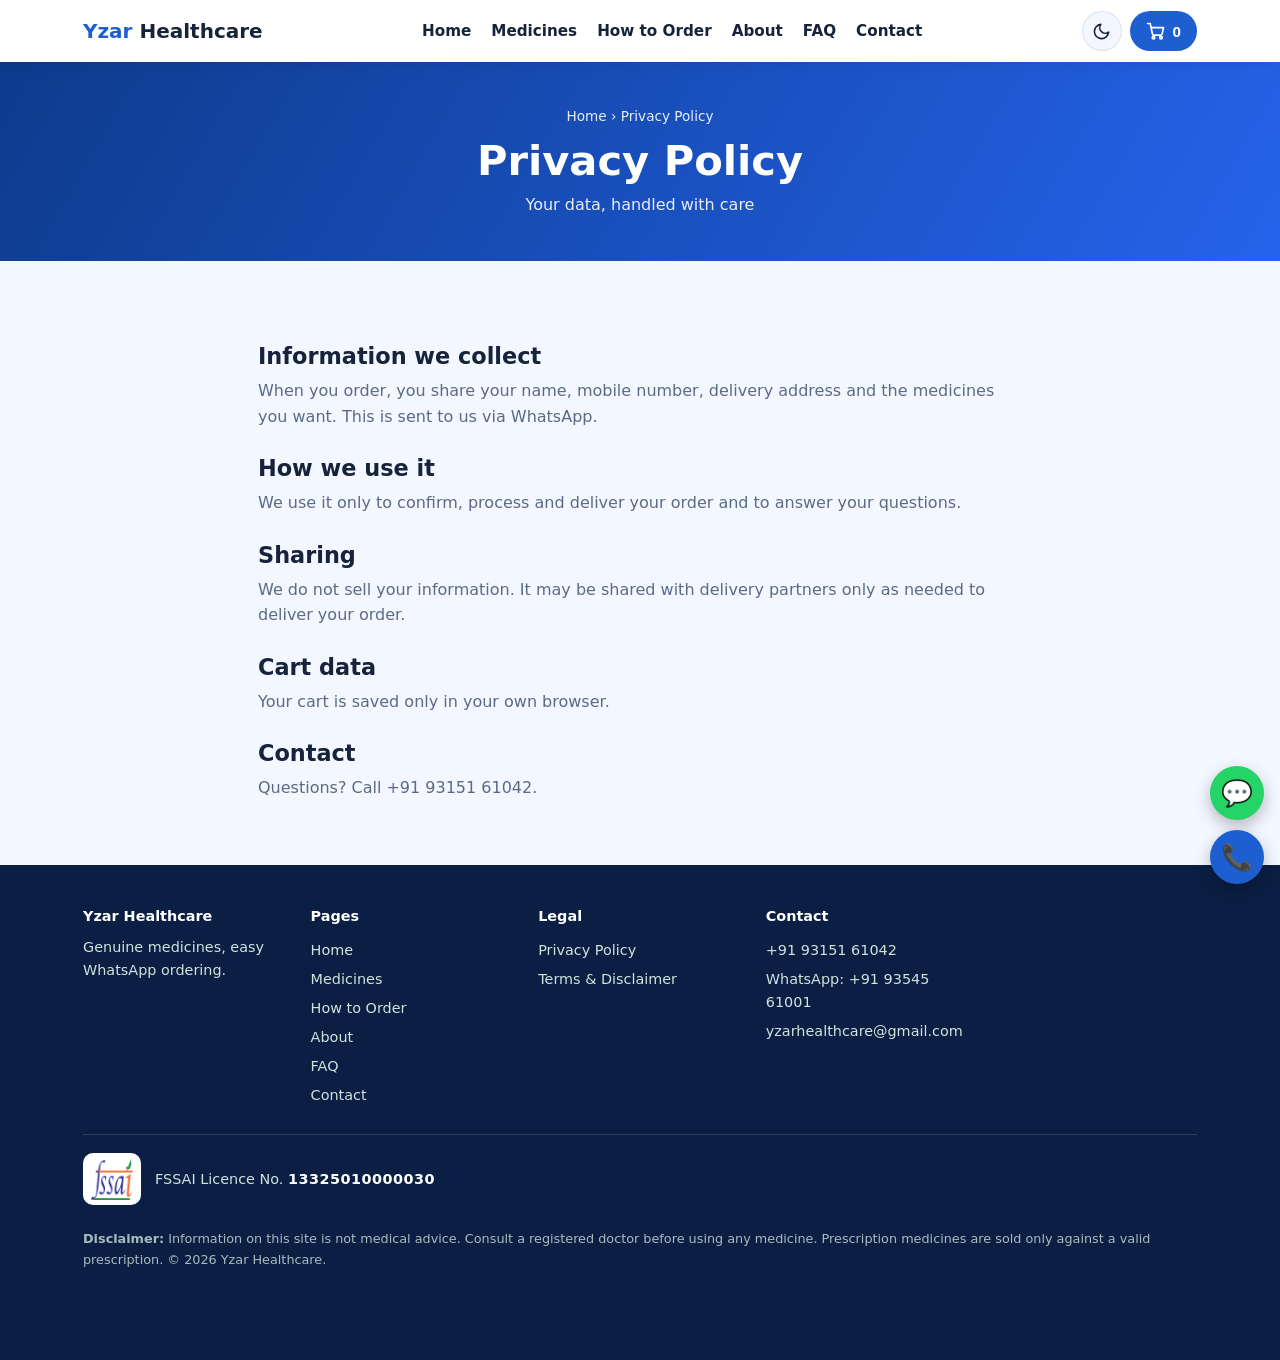
<file: privacy-policy.html>
<!DOCTYPE html><html lang="en-IN"><head><meta charset="utf-8"><meta name="viewport" content="width=device-width, initial-scale=1">
<title>Privacy Policy – Yzar Healthcare</title><meta name="description" content="How Yzar Healthcare uses your name, phone number and address to process orders."><link rel="canonical" href="https://yzarhealthcare.com/privacy-policy.html"><meta name="theme-color" content="#1d5fd1">
<meta property="og:type" content="website"><meta property="og:title" content="Privacy Policy – Yzar Healthcare"><meta property="og:description" content="How Yzar Healthcare uses your name, phone number and address to process orders."><meta property="og:url" content="https://yzarhealthcare.com/privacy-policy.html"><meta property="og:image" content="https://yzarhealthcare.com/images/og-banner.jpg"><meta property="og:image:width" content="1200"><meta property="og:image:height" content="630"><meta property="og:site_name" content="Yzar Healthcare"><meta name="twitter:card" content="summary_large_image">
<link rel="icon" href="data:image/svg+xml,%3Csvg xmlns='http://www.w3.org/2000/svg' viewBox='0 0 100 100'%3E%3Ctext y='.9em' font-size='90'%3E💊%3C/text%3E%3C/svg%3E">
<script>(function(){try{var t=localStorage.getItem("yztheme")||(matchMedia("(prefers-color-scheme:dark)").matches?"dark":"light");document.documentElement.dataset.theme=t}catch(e){}})()</script><link rel="stylesheet" href="assets/style.css"></head><body>
<header><div class="wrap nav"><a class="logo" href="index.html">Yzar<span> Healthcare</span></a><nav id="nav"><ul><li><a href="index.html">Home</a></li><li><a href="medicines.html">Medicines</a></li><li><a href="how-to-order.html">How to Order</a></li><li><a href="about.html">About</a></li><li><a href="faq.html">FAQ</a></li><li><a href="contact.html">Contact</a></li></ul></nav>
<div class="acts"><button class="ib" id="tt" type="button" aria-label="Switch dark / light theme"><svg class="mo" width="19" height="19" viewBox="0 0 24 24"><path d="M21 12.8A9 9 0 1 1 11.2 3a7 7 0 0 0 9.8 9.8z"/></svg><svg class="su" width="19" height="19" viewBox="0 0 24 24"><circle cx="12" cy="12" r="4"/><path d="M12 2v2M12 20v2M4.9 4.9l1.4 1.4M17.7 17.7l1.4 1.4M2 12h2M20 12h2M4.9 19.1l1.4-1.4M17.7 6.3l1.4-1.4"/></svg></button><button class="cartbtn" id="cb" type="button" onclick="openCart()" aria-label="Open cart"><svg width="20" height="20" viewBox="0 0 24 24"><circle cx="9" cy="20" r="1.5"/><circle cx="18" cy="20" r="1.5"/><path d="M2 3h3l2.7 12.4a2 2 0 0 0 2 1.6h7.7a2 2 0 0 0 2-1.5L21 8H6"/></svg><span id="cc">0</span></button><button class="hb" type="button" onclick="document.getElementById('nav').classList.toggle('open')" aria-label="Menu">☰</button></div></div></header>
<main><div class="phead"><div class="wrap"><div class="crumb"><a href="index.html">Home</a> › Privacy Policy</div><h1>Privacy Policy</h1><p>Your data, handled with care</p></div></div><section><div class="wrap doc"><h2>Information we collect</h2><p>When you order, you share your name, mobile number, delivery address and the medicines you want. This is sent to us via WhatsApp.</p><h2>How we use it</h2><p>We use it only to confirm, process and deliver your order and to answer your questions.</p><h2>Sharing</h2><p>We do not sell your information. It may be shared with delivery partners only as needed to deliver your order.</p><h2>Cart data</h2><p>Your cart is saved only in your own browser.</p><h2>Contact</h2><p>Questions? Call +91 93151 61042.</p></div></section></main>
<footer><div class="wrap"><div><h4>Yzar Healthcare</h4><p>Genuine medicines, easy WhatsApp ordering.</p></div>
<div><h4>Pages</h4><a href="index.html">Home</a><a href="medicines.html">Medicines</a><a href="how-to-order.html">How to Order</a><a href="about.html">About</a><a href="faq.html">FAQ</a><a href="contact.html">Contact</a></div>
<div><h4>Legal</h4><a href="privacy-policy.html">Privacy Policy</a><a href="terms-disclaimer.html">Terms &amp; Disclaimer</a></div>
<div><h4>Contact</h4><a href="tel:+919315161042">+91 93151 61042</a><a href="https://wa.me/919354561001">WhatsApp: +91 93545 61001</a><a href="mailto:yzarhealthcare@gmail.com">yzarhealthcare@gmail.com</a></div>
<div class="fssai"><span class="fb"><img src="images/fssai-logo.png" alt="FSSAI logo" width="40" height="40" loading="lazy"></span><span>FSSAI Licence No. <b>13325010000030</b></span></div>
<div class="disc"><b>Disclaimer:</b> Information on this site is not medical advice. Consult a registered doctor before using any medicine. Prescription medicines are sold only against a valid prescription.  © 2026 Yzar Healthcare.</div></div></footer>
<script src="assets/products.js"></script><script>const ROOT="";</script><script src="assets/app.js"></script></body></html>
</file>
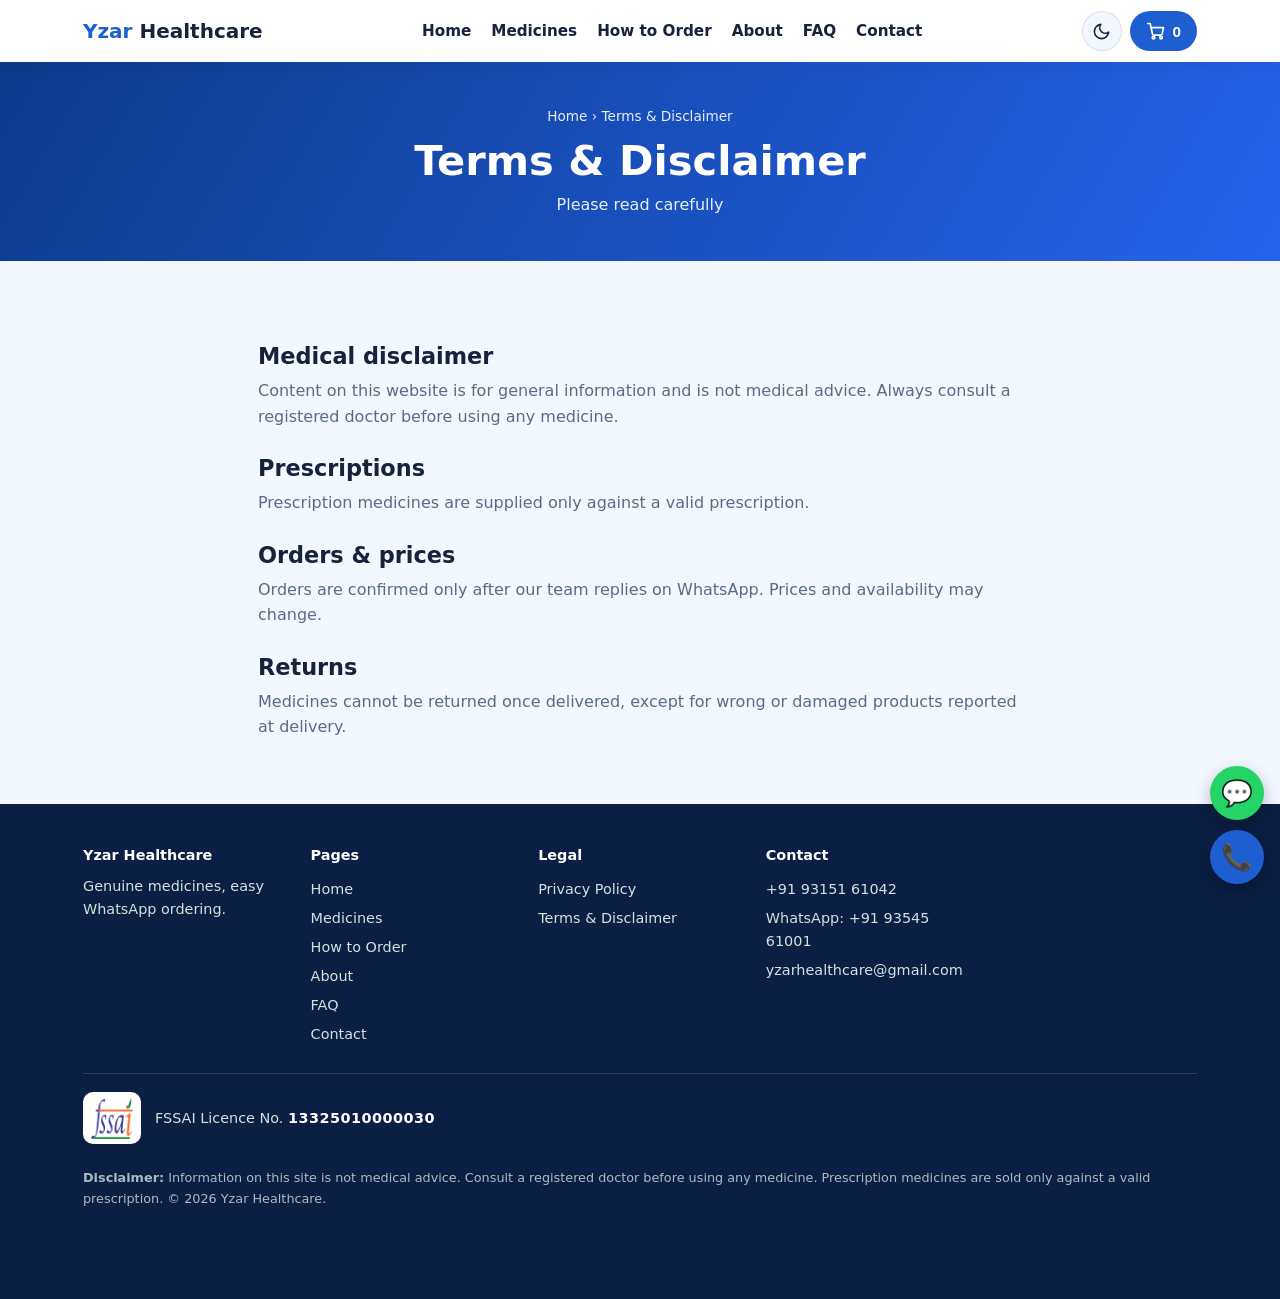
<file: terms-disclaimer.html>
<!DOCTYPE html><html lang="en-IN"><head><meta charset="utf-8"><meta name="viewport" content="width=device-width, initial-scale=1">
<title>Terms &amp;amp; Medical Disclaimer – Yzar Healthcare</title><meta name="description" content="Terms of use and medical disclaimer for Yzar Healthcare."><link rel="canonical" href="https://yzarhealthcare.com/terms-disclaimer.html"><meta name="theme-color" content="#1d5fd1">
<meta property="og:type" content="website"><meta property="og:title" content="Terms &amp;amp; Medical Disclaimer – Yzar Healthcare"><meta property="og:description" content="Terms of use and medical disclaimer for Yzar Healthcare."><meta property="og:url" content="https://yzarhealthcare.com/terms-disclaimer.html"><meta property="og:image" content="https://yzarhealthcare.com/images/og-banner.jpg"><meta property="og:image:width" content="1200"><meta property="og:image:height" content="630"><meta property="og:site_name" content="Yzar Healthcare"><meta name="twitter:card" content="summary_large_image">
<link rel="icon" href="data:image/svg+xml,%3Csvg xmlns='http://www.w3.org/2000/svg' viewBox='0 0 100 100'%3E%3Ctext y='.9em' font-size='90'%3E💊%3C/text%3E%3C/svg%3E">
<script>(function(){try{var t=localStorage.getItem("yztheme")||(matchMedia("(prefers-color-scheme:dark)").matches?"dark":"light");document.documentElement.dataset.theme=t}catch(e){}})()</script><link rel="stylesheet" href="assets/style.css"></head><body>
<header><div class="wrap nav"><a class="logo" href="index.html">Yzar<span> Healthcare</span></a><nav id="nav"><ul><li><a href="index.html">Home</a></li><li><a href="medicines.html">Medicines</a></li><li><a href="how-to-order.html">How to Order</a></li><li><a href="about.html">About</a></li><li><a href="faq.html">FAQ</a></li><li><a href="contact.html">Contact</a></li></ul></nav>
<div class="acts"><button class="ib" id="tt" type="button" aria-label="Switch dark / light theme"><svg class="mo" width="19" height="19" viewBox="0 0 24 24"><path d="M21 12.8A9 9 0 1 1 11.2 3a7 7 0 0 0 9.8 9.8z"/></svg><svg class="su" width="19" height="19" viewBox="0 0 24 24"><circle cx="12" cy="12" r="4"/><path d="M12 2v2M12 20v2M4.9 4.9l1.4 1.4M17.7 17.7l1.4 1.4M2 12h2M20 12h2M4.9 19.1l1.4-1.4M17.7 6.3l1.4-1.4"/></svg></button><button class="cartbtn" id="cb" type="button" onclick="openCart()" aria-label="Open cart"><svg width="20" height="20" viewBox="0 0 24 24"><circle cx="9" cy="20" r="1.5"/><circle cx="18" cy="20" r="1.5"/><path d="M2 3h3l2.7 12.4a2 2 0 0 0 2 1.6h7.7a2 2 0 0 0 2-1.5L21 8H6"/></svg><span id="cc">0</span></button><button class="hb" type="button" onclick="document.getElementById('nav').classList.toggle('open')" aria-label="Menu">☰</button></div></div></header>
<main><div class="phead"><div class="wrap"><div class="crumb"><a href="index.html">Home</a> › Terms &amp; Disclaimer</div><h1>Terms &amp; Disclaimer</h1><p>Please read carefully</p></div></div><section><div class="wrap doc"><h2>Medical disclaimer</h2><p>Content on this website is for general information and is not medical advice. Always consult a registered doctor before using any medicine.</p><h2>Prescriptions</h2><p>Prescription medicines are supplied only against a valid prescription.</p><h2>Orders &amp; prices</h2><p>Orders are confirmed only after our team replies on WhatsApp. Prices and availability may change.</p><h2>Returns</h2><p>Medicines cannot be returned once delivered, except for wrong or damaged products reported at delivery.</p></div></section></main>
<footer><div class="wrap"><div><h4>Yzar Healthcare</h4><p>Genuine medicines, easy WhatsApp ordering.</p></div>
<div><h4>Pages</h4><a href="index.html">Home</a><a href="medicines.html">Medicines</a><a href="how-to-order.html">How to Order</a><a href="about.html">About</a><a href="faq.html">FAQ</a><a href="contact.html">Contact</a></div>
<div><h4>Legal</h4><a href="privacy-policy.html">Privacy Policy</a><a href="terms-disclaimer.html">Terms &amp; Disclaimer</a></div>
<div><h4>Contact</h4><a href="tel:+919315161042">+91 93151 61042</a><a href="https://wa.me/919354561001">WhatsApp: +91 93545 61001</a><a href="mailto:yzarhealthcare@gmail.com">yzarhealthcare@gmail.com</a></div>
<div class="fssai"><span class="fb"><img src="images/fssai-logo.png" alt="FSSAI logo" width="40" height="40" loading="lazy"></span><span>FSSAI Licence No. <b>13325010000030</b></span></div>
<div class="disc"><b>Disclaimer:</b> Information on this site is not medical advice. Consult a registered doctor before using any medicine. Prescription medicines are sold only against a valid prescription.  © 2026 Yzar Healthcare.</div></div></footer>
<script src="assets/products.js"></script><script>const ROOT="";</script><script src="assets/app.js"></script></body></html>
</file>
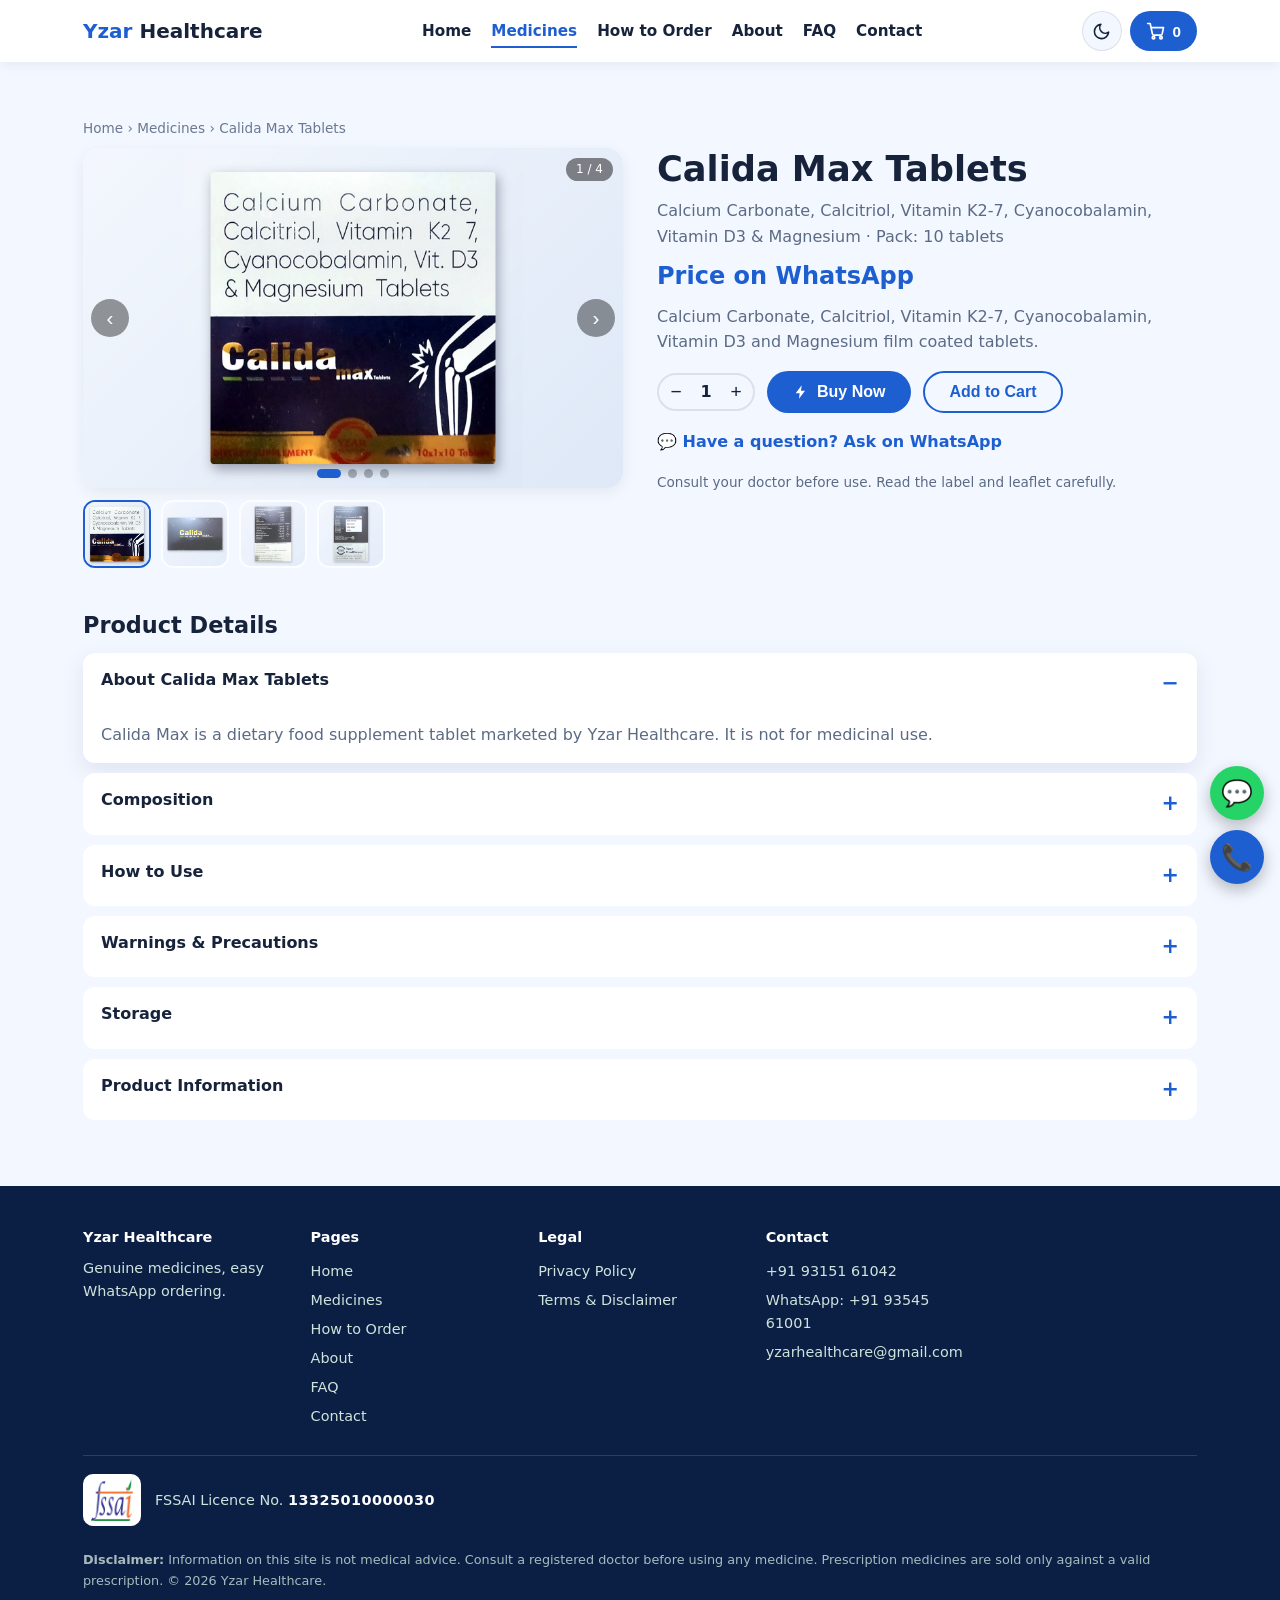
<file: medicine/calida-max-tablets.html>
<!DOCTYPE html><html lang="en-IN"><head><meta charset="utf-8"><meta name="viewport" content="width=device-width, initial-scale=1">
<title>Calida Max Tablets – Buy Online | Yzar Healthcare</title><meta name="description" content="Buy Calida Max Tablets (Calcium Carbonate, Calcitriol, Vitamin K2-7, Cyanocobalamin, Vitamin D3 &amp; Magnesium, 10 tablets) online from Yzar Healthcare and order on WhatsApp."><link rel="canonical" href="https://yzarhealthcare.com/medicine/calida-max-tablets.html"><meta name="theme-color" content="#1d5fd1">
<meta property="og:type" content="website"><meta property="og:title" content="Calida Max Tablets – Buy Online | Yzar Healthcare"><meta property="og:description" content="Buy Calida Max Tablets (Calcium Carbonate, Calcitriol, Vitamin K2-7, Cyanocobalamin, Vitamin D3 &amp; Magnesium, 10 tablets) online from Yzar Healthcare and order on WhatsApp."><meta property="og:url" content="https://yzarhealthcare.com/medicine/calida-max-tablets.html"><meta property="og:image" content="https://yzarhealthcare.com/images/calida-max-tablets-1.jpg"><meta property="og:image:width" content="1000"><meta property="og:image:height" content="1000"><meta property="og:image:alt" content="Calida Max Tablets"><meta property="og:site_name" content="Yzar Healthcare"><meta name="twitter:card" content="summary_large_image">
<link rel="icon" href="data:image/svg+xml,%3Csvg xmlns='http://www.w3.org/2000/svg' viewBox='0 0 100 100'%3E%3Ctext y='.9em' font-size='90'%3E💊%3C/text%3E%3C/svg%3E">
<script>(function(){try{var t=localStorage.getItem("yztheme")||(matchMedia("(prefers-color-scheme:dark)").matches?"dark":"light");document.documentElement.dataset.theme=t}catch(e){}})()</script><link rel="stylesheet" href="../assets/style.css"><script type="application/ld+json">{"@context": "https://schema.org", "@type": "Product", "name": "Calida Max Tablets", "description": "Calcium Carbonate, Calcitriol, Vitamin K2-7, Cyanocobalamin, Vitamin D3 and Magnesium film coated tablets. Calida Max is a dietary food supplement tablet marketed by Yzar Healthcare. It is not for medicinal use.", "brand": {"@type": "Brand", "name": "Yzar Healthcare"}, "image": ["https://yzarhealthcare.com/images/calida-max-tablets-1.jpg", "https://yzarhealthcare.com/images/calida-max-tablets-2.jpg", "https://yzarhealthcare.com/images/calida-max-tablets-3.jpg", "https://yzarhealthcare.com/images/calida-max-tablets-4.jpg"]}</script></head><body>
<header><div class="wrap nav"><a class="logo" href="../index.html">Yzar<span> Healthcare</span></a><nav id="nav"><ul><li><a href="../index.html">Home</a></li><li><a href="../medicines.html" class=on>Medicines</a></li><li><a href="../how-to-order.html">How to Order</a></li><li><a href="../about.html">About</a></li><li><a href="../faq.html">FAQ</a></li><li><a href="../contact.html">Contact</a></li></ul></nav>
<div class="acts"><button class="ib" id="tt" type="button" aria-label="Switch dark / light theme"><svg class="mo" width="19" height="19" viewBox="0 0 24 24"><path d="M21 12.8A9 9 0 1 1 11.2 3a7 7 0 0 0 9.8 9.8z"/></svg><svg class="su" width="19" height="19" viewBox="0 0 24 24"><circle cx="12" cy="12" r="4"/><path d="M12 2v2M12 20v2M4.9 4.9l1.4 1.4M17.7 17.7l1.4 1.4M2 12h2M20 12h2M4.9 19.1l1.4-1.4M17.7 6.3l1.4-1.4"/></svg></button><button class="cartbtn" id="cb" type="button" onclick="openCart()" aria-label="Open cart"><svg width="20" height="20" viewBox="0 0 24 24"><circle cx="9" cy="20" r="1.5"/><circle cx="18" cy="20" r="1.5"/><path d="M2 3h3l2.7 12.4a2 2 0 0 0 2 1.6h7.7a2 2 0 0 0 2-1.5L21 8H6"/></svg><span id="cc">0</span></button><button class="hb" type="button" onclick="document.getElementById('nav').classList.toggle('open')" aria-label="Menu">☰</button></div></div></header>
<main><section><div class="wrap"><div class="crumb" style="color:var(--mu)"><a href="../index.html">Home</a> › <a href="../medicines.html">Medicines</a> › Calida Max Tablets</div>
<div class="pd"><div style="min-width:0"><div class="car" id="car"><div class="vp"><div class="tr" id="ctr"><div class="sl"><img src="../images/calida-max-tablets-1.jpg" alt="Calida Max Tablets image 1" ></div><div class="sl"><img src="../images/calida-max-tablets-2.jpg" alt="Calida Max Tablets image 2" loading=lazy></div><div class="sl"><img src="../images/calida-max-tablets-3.jpg" alt="Calida Max Tablets image 3" loading=lazy></div><div class="sl"><img src="../images/calida-max-tablets-4.jpg" alt="Calida Max Tablets image 4" loading=lazy></div></div></div><button class="ar l" type="button" onclick="cg(-1)" aria-label="Previous">‹</button><button class="ar r" type="button" onclick="cg(1)" aria-label="Next">›</button><span class="cn" id="ccn"></span><div class="cd" id="cdt"><button type="button" onclick="cs(0)" aria-label="Image 1"></button><button type="button" onclick="cs(1)" aria-label="Image 2"></button><button type="button" onclick="cs(2)" aria-label="Image 3"></button><button type="button" onclick="cs(3)" aria-label="Image 4"></button></div></div><div class="thumbs" id="cth"><button type="button" onclick="cs(0)" aria-label="Image 1"><img src="../images/calida-max-tablets-1.jpg" alt="" loading="lazy"></button><button type="button" onclick="cs(1)" aria-label="Image 2"><img src="../images/calida-max-tablets-2.jpg" alt="" loading="lazy"></button><button type="button" onclick="cs(2)" aria-label="Image 3"><img src="../images/calida-max-tablets-3.jpg" alt="" loading="lazy"></button><button type="button" onclick="cs(3)" aria-label="Image 4"><img src="../images/calida-max-tablets-4.jpg" alt="" loading="lazy"></button></div>
<script>(function(){var i=0,N=4,t=document.getElementById("ctr"),d=document.getElementById("cdt").children,h=document.getElementById("cth").children,a;
window.cs=function(k){i=(k+N)%N;t.style.transform="translateX(-"+i*100+"%)";for(var j=0;j<N;j++){d[j].classList.toggle("on",j==i);h[j].classList.toggle("on",j==i)}document.getElementById("ccn").textContent=(i+1)+" / "+N;clearTimeout(a);a=setTimeout(function(){cs(i+1)},6000)};
window.cg=function(x){cs(i+x)};var sx=0,c=document.getElementById("car");c.addEventListener("touchstart",function(e){sx=e.touches[0].clientX},{passive:true});c.addEventListener("touchend",function(e){var x=e.changedTouches[0].clientX-sx;if(Math.abs(x)>40)cg(x<0?1:-1)});cs(0)})();</script></div><div><h1>Calida Max Tablets</h1><p>Calcium Carbonate, Calcitriol, Vitamin K2-7, Cyanocobalamin, Vitamin D3 &amp; Magnesium · Pack: 10 tablets</p>
<div class="price">Price on WhatsApp</div><p>Calcium Carbonate, Calcitriol, Vitamin K2-7, Cyanocobalamin, Vitamin D3 and Magnesium film coated tablets.</p>
<div class="cta"><div class="qty"><button onclick="qty(2,-1)" aria-label="Decrease">−</button><span id="q2">1</span><button onclick="qty(2,1)" aria-label="Increase">+</button></div><button class="btn g" onclick="buyNow(2)"><svg width="16" height="16" viewBox="0 0 24 24" fill="currentColor" aria-hidden="true"><path d="M13 2 4 14h6l-1 8 9-12h-6z"/></svg> Buy Now</button><button class="btn og" onclick="add(2)">Add to Cart</button></div>
<a class="ask" target="_blank" rel="noopener" href="https://wa.me/919354561001?text=Hello%2C%20I%20have%20a%20question%20about%20Calida%20Max%20Tablets">💬 Have a question? Ask on WhatsApp</a>
<p style="font-size:.85rem;margin-top:18px">Consult your doctor before use. Read the label and leaflet carefully.</p></div></div><div class="pdet"><h2>Product Details</h2><details open><summary>About Calida Max Tablets</summary><div class="bd"><p>Calida Max is a dietary food supplement tablet marketed by Yzar Healthcare. It is not for medicinal use.</p></div></details><details><summary>Composition</summary><div class="bd"><ul><li>Calcium Carbonate 500 mg (eq. to elemental Calcium 500 mg)</li><li>Calcitriol 0.25 mcg</li><li>Vitamin K2-7 45 mcg</li><li>Cyanocobalamin 2.2 mcg</li><li>Magnesium Sulphate 70 mg</li><li>Vitamin D3 1000 IU</li><li>Per film coated tablet (approx.), as printed on the pack</li></ul></div></details><details><summary>How to Use</summary><div class="bd"><p>As prescribed by the dietician.</p></div></details><details><summary>Warnings &amp; Precautions</summary><div class="bd"><ul><li>Dietary food supplement. Not for medicinal use.</li><li>Keep out of reach of children.</li></ul></div></details><details><summary>Storage</summary><div class="bd"><p>Store in a cool and dry place. Protect from direct sunlight and moisture.</p></div></details><details><summary>Product Information</summary><div class="bd"><table><tr><td>Composition</td><td>Calcium Carbonate, Calcitriol, Vitamin K2-7, Cyanocobalamin, Vitamin D3 &amp; Magnesium</td></tr><tr><td>Pack size</td><td>10 tablets</td></tr><tr><td>Manufacturer</td><td>Manufactured by Ayan Biotech, Derabassi, Punjab. Marketed by Yzar Healthcare (a division of Alibra Healthcare), New Delhi</td></tr><tr><td>Prescription</td><td>Not required</td></tr></table></div></details></div></div></section></main>
<footer><div class="wrap"><div><h4>Yzar Healthcare</h4><p>Genuine medicines, easy WhatsApp ordering.</p></div>
<div><h4>Pages</h4><a href="../index.html">Home</a><a href="../medicines.html">Medicines</a><a href="../how-to-order.html">How to Order</a><a href="../about.html">About</a><a href="../faq.html">FAQ</a><a href="../contact.html">Contact</a></div>
<div><h4>Legal</h4><a href="../privacy-policy.html">Privacy Policy</a><a href="../terms-disclaimer.html">Terms &amp; Disclaimer</a></div>
<div><h4>Contact</h4><a href="tel:+919315161042">+91 93151 61042</a><a href="https://wa.me/919354561001">WhatsApp: +91 93545 61001</a><a href="mailto:yzarhealthcare@gmail.com">yzarhealthcare@gmail.com</a></div>
<div class="fssai"><span class="fb"><img src="../images/fssai-logo.png" alt="FSSAI logo" width="40" height="40" loading="lazy"></span><span>FSSAI Licence No. <b>13325010000030</b></span></div>
<div class="disc"><b>Disclaimer:</b> Information on this site is not medical advice. Consult a registered doctor before using any medicine. Prescription medicines are sold only against a valid prescription.  © 2026 Yzar Healthcare.</div></div></footer>
<script src="../assets/products.js"></script><script>const ROOT="../";</script><script src="../assets/app.js"></script></body></html>
</file>
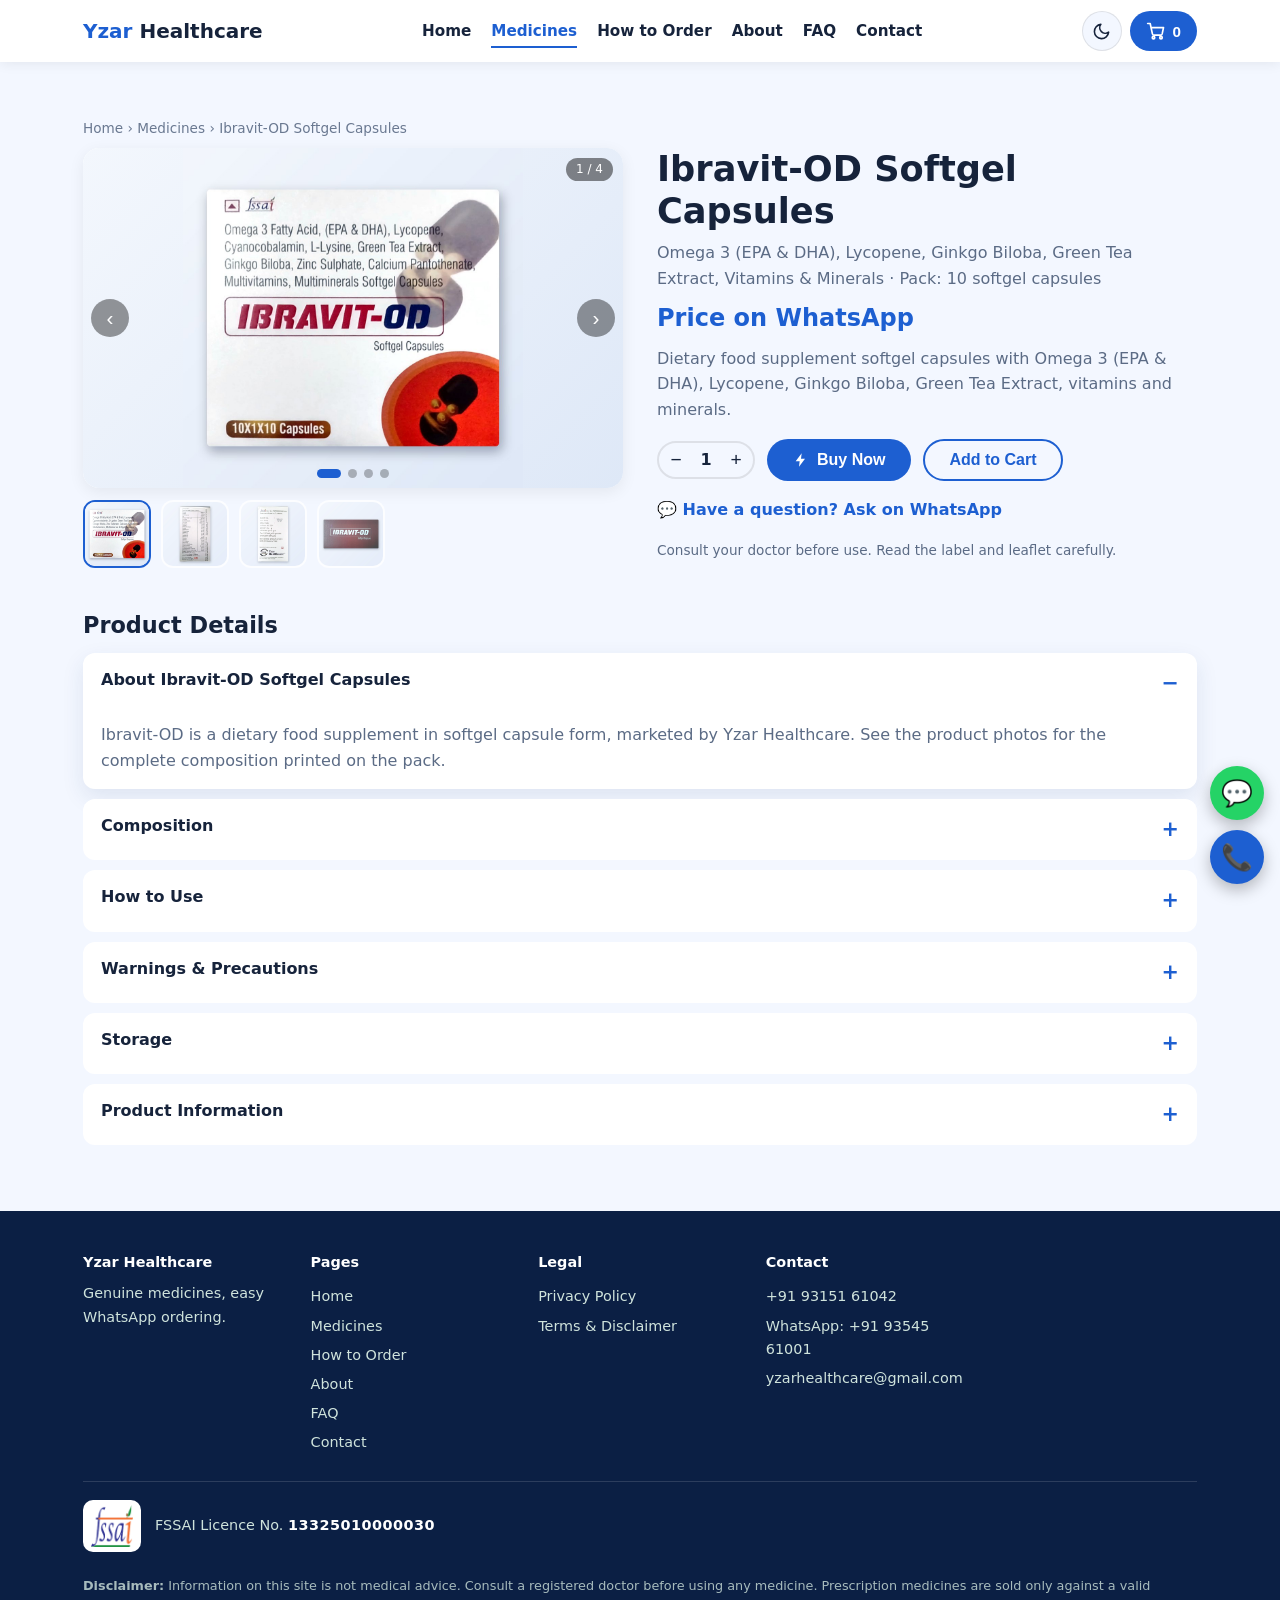
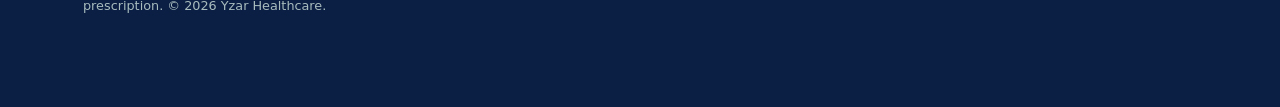
<file: medicine/ibravit-od-softgel-capsules.html>
<!DOCTYPE html><html lang="en-IN"><head><meta charset="utf-8"><meta name="viewport" content="width=device-width, initial-scale=1">
<title>Ibravit-OD Softgel Capsules – Buy Online | Yzar Healthcare</title><meta name="description" content="Buy Ibravit-OD Softgel Capsules (Omega 3 (EPA &amp; DHA), Lycopene, Ginkgo Biloba, Green Tea Extract, Vitamins &amp; Minerals, 10 softgel capsules) online from Yzar Healthcare and order on WhatsApp."><link rel="canonical" href="https://yzarhealthcare.com/medicine/ibravit-od-softgel-capsules.html"><meta name="theme-color" content="#1d5fd1">
<meta property="og:type" content="website"><meta property="og:title" content="Ibravit-OD Softgel Capsules – Buy Online | Yzar Healthcare"><meta property="og:description" content="Buy Ibravit-OD Softgel Capsules (Omega 3 (EPA &amp; DHA), Lycopene, Ginkgo Biloba, Green Tea Extract, Vitamins &amp; Minerals, 10 softgel capsules) online from Yzar Healthcare and order on WhatsApp."><meta property="og:url" content="https://yzarhealthcare.com/medicine/ibravit-od-softgel-capsules.html"><meta property="og:image" content="https://yzarhealthcare.com/images/ibravit-od-softgel-capsules-1.jpg"><meta property="og:image:width" content="1000"><meta property="og:image:height" content="1000"><meta property="og:image:alt" content="Ibravit-OD Softgel Capsules"><meta property="og:site_name" content="Yzar Healthcare"><meta name="twitter:card" content="summary_large_image">
<link rel="icon" href="data:image/svg+xml,%3Csvg xmlns='http://www.w3.org/2000/svg' viewBox='0 0 100 100'%3E%3Ctext y='.9em' font-size='90'%3E💊%3C/text%3E%3C/svg%3E">
<script>(function(){try{var t=localStorage.getItem("yztheme")||(matchMedia("(prefers-color-scheme:dark)").matches?"dark":"light");document.documentElement.dataset.theme=t}catch(e){}})()</script><link rel="stylesheet" href="../assets/style.css"><script type="application/ld+json">{"@context": "https://schema.org", "@type": "Product", "name": "Ibravit-OD Softgel Capsules", "description": "Dietary food supplement softgel capsules with Omega 3 (EPA & DHA), Lycopene, Ginkgo Biloba, Green Tea Extract, vitamins and minerals. Ibravit-OD is a dietary food supplement in softgel capsule form, marketed by Yzar Healthcare. See the product photos for the complete composition printed on the pack.", "brand": {"@type": "Brand", "name": "Yzar Healthcare"}, "image": ["https://yzarhealthcare.com/images/ibravit-od-softgel-capsules-1.jpg", "https://yzarhealthcare.com/images/ibravit-od-softgel-capsules-2.jpg", "https://yzarhealthcare.com/images/ibravit-od-softgel-capsules-3.jpg", "https://yzarhealthcare.com/images/ibravit-od-softgel-capsules-4.jpg"]}</script></head><body>
<header><div class="wrap nav"><a class="logo" href="../index.html">Yzar<span> Healthcare</span></a><nav id="nav"><ul><li><a href="../index.html">Home</a></li><li><a href="../medicines.html" class=on>Medicines</a></li><li><a href="../how-to-order.html">How to Order</a></li><li><a href="../about.html">About</a></li><li><a href="../faq.html">FAQ</a></li><li><a href="../contact.html">Contact</a></li></ul></nav>
<div class="acts"><button class="ib" id="tt" type="button" aria-label="Switch dark / light theme"><svg class="mo" width="19" height="19" viewBox="0 0 24 24"><path d="M21 12.8A9 9 0 1 1 11.2 3a7 7 0 0 0 9.8 9.8z"/></svg><svg class="su" width="19" height="19" viewBox="0 0 24 24"><circle cx="12" cy="12" r="4"/><path d="M12 2v2M12 20v2M4.9 4.9l1.4 1.4M17.7 17.7l1.4 1.4M2 12h2M20 12h2M4.9 19.1l1.4-1.4M17.7 6.3l1.4-1.4"/></svg></button><button class="cartbtn" id="cb" type="button" onclick="openCart()" aria-label="Open cart"><svg width="20" height="20" viewBox="0 0 24 24"><circle cx="9" cy="20" r="1.5"/><circle cx="18" cy="20" r="1.5"/><path d="M2 3h3l2.7 12.4a2 2 0 0 0 2 1.6h7.7a2 2 0 0 0 2-1.5L21 8H6"/></svg><span id="cc">0</span></button><button class="hb" type="button" onclick="document.getElementById('nav').classList.toggle('open')" aria-label="Menu">☰</button></div></div></header>
<main><section><div class="wrap"><div class="crumb" style="color:var(--mu)"><a href="../index.html">Home</a> › <a href="../medicines.html">Medicines</a> › Ibravit-OD Softgel Capsules</div>
<div class="pd"><div style="min-width:0"><div class="car" id="car"><div class="vp"><div class="tr" id="ctr"><div class="sl"><img src="../images/ibravit-od-softgel-capsules-1.jpg" alt="Ibravit-OD Softgel Capsules image 1" ></div><div class="sl"><img src="../images/ibravit-od-softgel-capsules-2.jpg" alt="Ibravit-OD Softgel Capsules image 2" loading=lazy></div><div class="sl"><img src="../images/ibravit-od-softgel-capsules-3.jpg" alt="Ibravit-OD Softgel Capsules image 3" loading=lazy></div><div class="sl"><img src="../images/ibravit-od-softgel-capsules-4.jpg" alt="Ibravit-OD Softgel Capsules image 4" loading=lazy></div></div></div><button class="ar l" type="button" onclick="cg(-1)" aria-label="Previous">‹</button><button class="ar r" type="button" onclick="cg(1)" aria-label="Next">›</button><span class="cn" id="ccn"></span><div class="cd" id="cdt"><button type="button" onclick="cs(0)" aria-label="Image 1"></button><button type="button" onclick="cs(1)" aria-label="Image 2"></button><button type="button" onclick="cs(2)" aria-label="Image 3"></button><button type="button" onclick="cs(3)" aria-label="Image 4"></button></div></div><div class="thumbs" id="cth"><button type="button" onclick="cs(0)" aria-label="Image 1"><img src="../images/ibravit-od-softgel-capsules-1.jpg" alt="" loading="lazy"></button><button type="button" onclick="cs(1)" aria-label="Image 2"><img src="../images/ibravit-od-softgel-capsules-2.jpg" alt="" loading="lazy"></button><button type="button" onclick="cs(2)" aria-label="Image 3"><img src="../images/ibravit-od-softgel-capsules-3.jpg" alt="" loading="lazy"></button><button type="button" onclick="cs(3)" aria-label="Image 4"><img src="../images/ibravit-od-softgel-capsules-4.jpg" alt="" loading="lazy"></button></div>
<script>(function(){var i=0,N=4,t=document.getElementById("ctr"),d=document.getElementById("cdt").children,h=document.getElementById("cth").children,a;
window.cs=function(k){i=(k+N)%N;t.style.transform="translateX(-"+i*100+"%)";for(var j=0;j<N;j++){d[j].classList.toggle("on",j==i);h[j].classList.toggle("on",j==i)}document.getElementById("ccn").textContent=(i+1)+" / "+N;clearTimeout(a);a=setTimeout(function(){cs(i+1)},6000)};
window.cg=function(x){cs(i+x)};var sx=0,c=document.getElementById("car");c.addEventListener("touchstart",function(e){sx=e.touches[0].clientX},{passive:true});c.addEventListener("touchend",function(e){var x=e.changedTouches[0].clientX-sx;if(Math.abs(x)>40)cg(x<0?1:-1)});cs(0)})();</script></div><div><h1>Ibravit-OD Softgel Capsules</h1><p>Omega 3 (EPA &amp; DHA), Lycopene, Ginkgo Biloba, Green Tea Extract, Vitamins &amp; Minerals · Pack: 10 softgel capsules</p>
<div class="price">Price on WhatsApp</div><p>Dietary food supplement softgel capsules with Omega 3 (EPA &amp; DHA), Lycopene, Ginkgo Biloba, Green Tea Extract, vitamins and minerals.</p>
<div class="cta"><div class="qty"><button onclick="qty(1,-1)" aria-label="Decrease">−</button><span id="q1">1</span><button onclick="qty(1,1)" aria-label="Increase">+</button></div><button class="btn g" onclick="buyNow(1)"><svg width="16" height="16" viewBox="0 0 24 24" fill="currentColor" aria-hidden="true"><path d="M13 2 4 14h6l-1 8 9-12h-6z"/></svg> Buy Now</button><button class="btn og" onclick="add(1)">Add to Cart</button></div>
<a class="ask" target="_blank" rel="noopener" href="https://wa.me/919354561001?text=Hello%2C%20I%20have%20a%20question%20about%20Ibravit-OD%20Softgel%20Capsules">💬 Have a question? Ask on WhatsApp</a>
<p style="font-size:.85rem;margin-top:18px">Consult your doctor before use. Read the label and leaflet carefully.</p></div></div><div class="pdet"><h2>Product Details</h2><details open><summary>About Ibravit-OD Softgel Capsules</summary><div class="bd"><p>Ibravit-OD is a dietary food supplement in softgel capsule form, marketed by Yzar Healthcare. See the product photos for the complete composition printed on the pack.</p></div></details><details><summary>Composition</summary><div class="bd"><ul><li>Omega 3 Fatty Acid (EPA &amp; DHA)</li><li>Lycopene</li><li>Cyanocobalamin</li><li>L-Lysine</li><li>Green Tea Extract</li><li>Ginkgo Biloba</li><li>Zinc Sulphate</li><li>Calcium Pantothenate</li><li>Multivitamins and Multiminerals</li></ul></div></details><details><summary>How to Use</summary><div class="bd"><p>One capsule daily after meals, or as directed by the dietician.</p></div></details><details><summary>Warnings &amp; Precautions</summary><div class="bd"><ul><li>Dietary food supplement.</li><li>Keep out of reach of children.</li></ul></div></details><details><summary>Storage</summary><div class="bd"><p>Store in a cool, dry and dark place.</p></div></details><details><summary>Product Information</summary><div class="bd"><table><tr><td>Composition</td><td>Omega 3 (EPA &amp; DHA), Lycopene, Ginkgo Biloba, Green Tea Extract, Vitamins &amp; Minerals</td></tr><tr><td>Pack size</td><td>10 softgel capsules</td></tr><tr><td>Manufacturer</td><td>Marketed by Yzar Healthcare (a division of Alibra Healthcare), N-111-B, New Delhi – 110025</td></tr><tr><td>Prescription</td><td>Not required</td></tr></table></div></details></div></div></section></main>
<footer><div class="wrap"><div><h4>Yzar Healthcare</h4><p>Genuine medicines, easy WhatsApp ordering.</p></div>
<div><h4>Pages</h4><a href="../index.html">Home</a><a href="../medicines.html">Medicines</a><a href="../how-to-order.html">How to Order</a><a href="../about.html">About</a><a href="../faq.html">FAQ</a><a href="../contact.html">Contact</a></div>
<div><h4>Legal</h4><a href="../privacy-policy.html">Privacy Policy</a><a href="../terms-disclaimer.html">Terms &amp; Disclaimer</a></div>
<div><h4>Contact</h4><a href="tel:+919315161042">+91 93151 61042</a><a href="https://wa.me/919354561001">WhatsApp: +91 93545 61001</a><a href="mailto:yzarhealthcare@gmail.com">yzarhealthcare@gmail.com</a></div>
<div class="fssai"><span class="fb"><img src="../images/fssai-logo.png" alt="FSSAI logo" width="40" height="40" loading="lazy"></span><span>FSSAI Licence No. <b>13325010000030</b></span></div>
<div class="disc"><b>Disclaimer:</b> Information on this site is not medical advice. Consult a registered doctor before using any medicine. Prescription medicines are sold only against a valid prescription.  © 2026 Yzar Healthcare.</div></div></footer>
<script src="../assets/products.js"></script><script>const ROOT="../";</script><script src="../assets/app.js"></script></body></html>
</file>
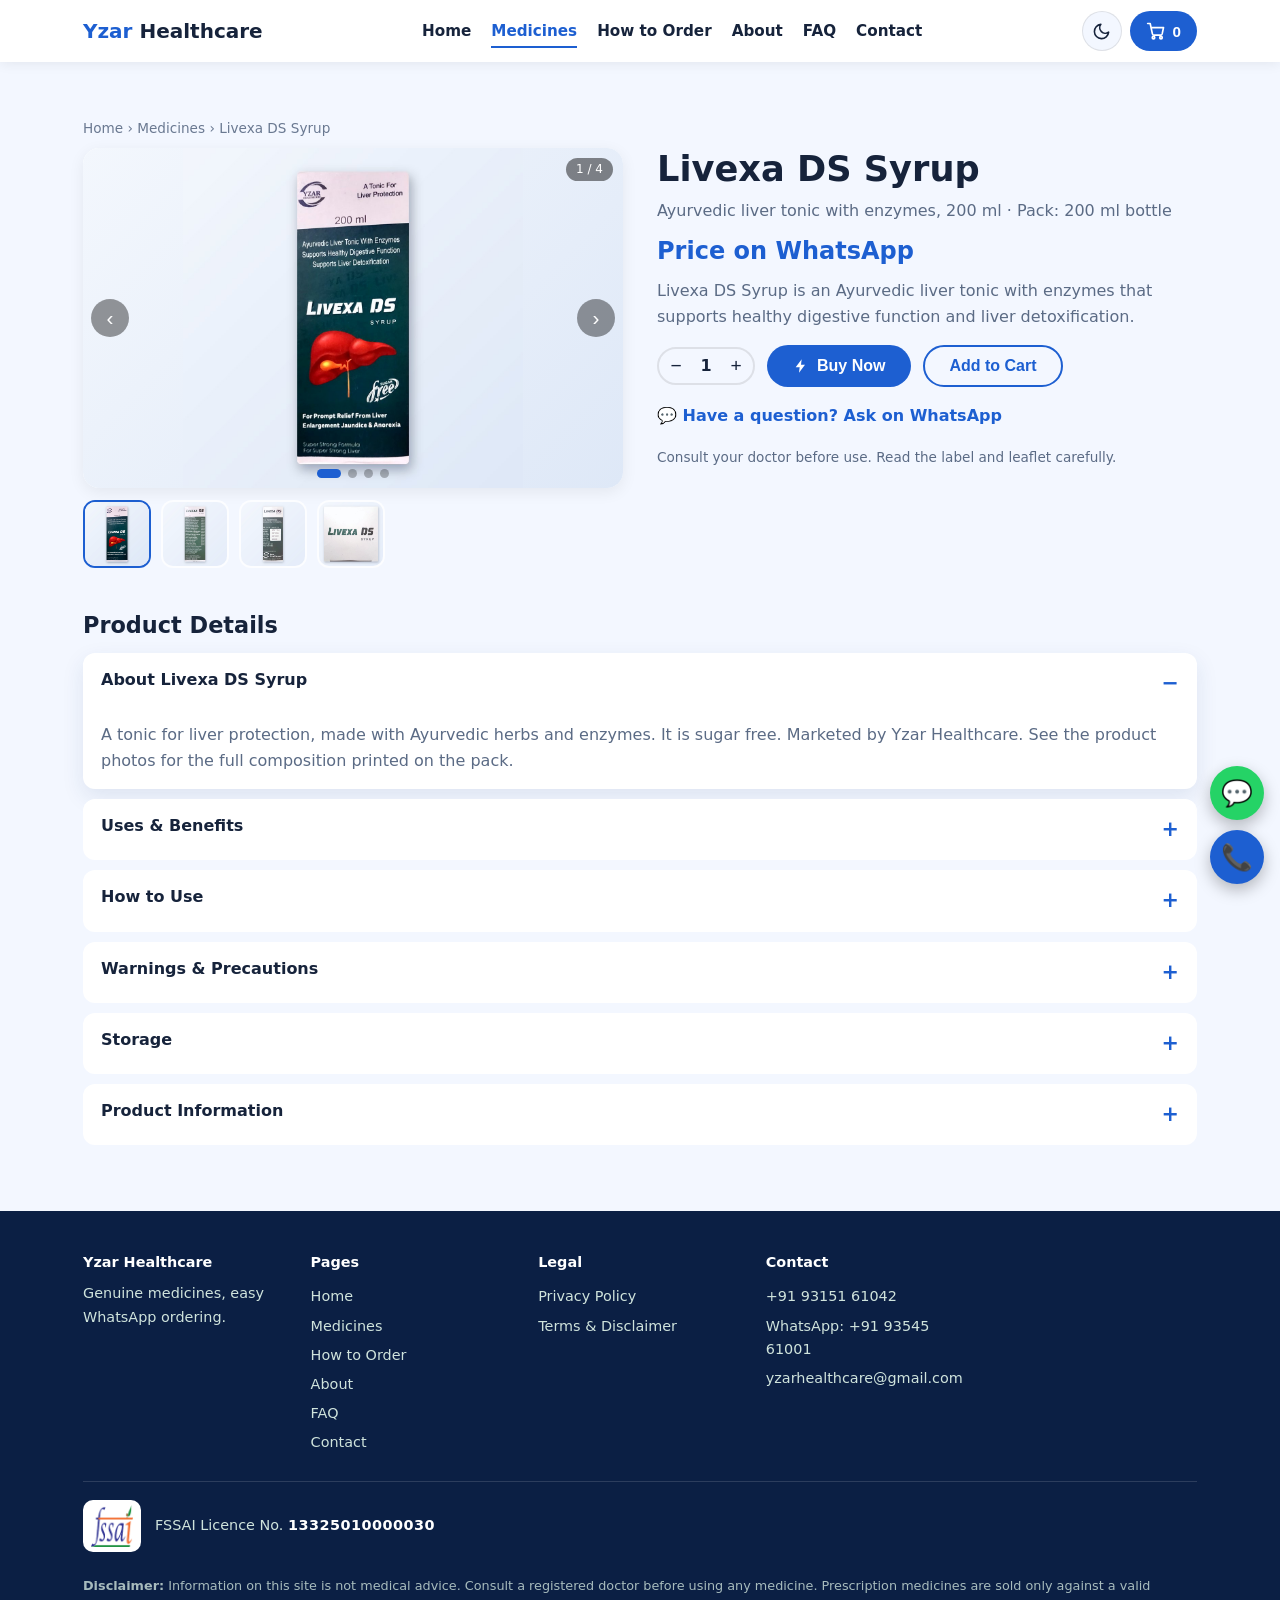
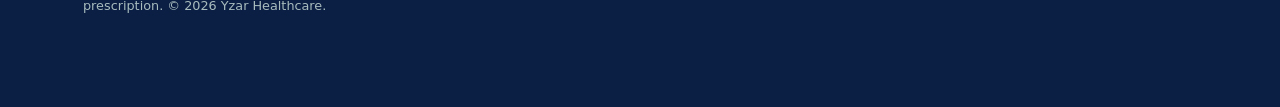
<file: medicine/livexa-ds-syrup.html>
<!DOCTYPE html><html lang="en-IN"><head><meta charset="utf-8"><meta name="viewport" content="width=device-width, initial-scale=1">
<title>Livexa DS Syrup – Buy Online | Yzar Healthcare</title><meta name="description" content="Buy Livexa DS Syrup (Ayurvedic liver tonic with enzymes, 200 ml, 200 ml bottle) online from Yzar Healthcare and order on WhatsApp."><link rel="canonical" href="https://yzarhealthcare.com/medicine/livexa-ds-syrup.html"><meta name="theme-color" content="#1d5fd1">
<meta property="og:type" content="website"><meta property="og:title" content="Livexa DS Syrup – Buy Online | Yzar Healthcare"><meta property="og:description" content="Buy Livexa DS Syrup (Ayurvedic liver tonic with enzymes, 200 ml, 200 ml bottle) online from Yzar Healthcare and order on WhatsApp."><meta property="og:url" content="https://yzarhealthcare.com/medicine/livexa-ds-syrup.html"><meta property="og:image" content="https://yzarhealthcare.com/images/livexa-ds-syrup-1.jpg"><meta property="og:image:width" content="1000"><meta property="og:image:height" content="1000"><meta property="og:image:alt" content="Livexa DS Syrup"><meta property="og:site_name" content="Yzar Healthcare"><meta name="twitter:card" content="summary_large_image">
<link rel="icon" href="data:image/svg+xml,%3Csvg xmlns='http://www.w3.org/2000/svg' viewBox='0 0 100 100'%3E%3Ctext y='.9em' font-size='90'%3E💊%3C/text%3E%3C/svg%3E">
<script>(function(){try{var t=localStorage.getItem("yztheme")||(matchMedia("(prefers-color-scheme:dark)").matches?"dark":"light");document.documentElement.dataset.theme=t}catch(e){}})()</script><link rel="stylesheet" href="../assets/style.css"><script type="application/ld+json">{"@context": "https://schema.org", "@type": "Product", "name": "Livexa DS Syrup", "description": "Livexa DS Syrup is an Ayurvedic liver tonic with enzymes that supports healthy digestive function and liver detoxification. A tonic for liver protection, made with Ayurvedic herbs and enzymes. It is sugar free. Marketed by Yzar Healthcare. See the product photos for the full composition printed on the pack.", "brand": {"@type": "Brand", "name": "Yzar Healthcare"}, "image": ["https://yzarhealthcare.com/images/livexa-ds-syrup-1.jpg", "https://yzarhealthcare.com/images/livexa-ds-syrup-2.jpg", "https://yzarhealthcare.com/images/livexa-ds-syrup-3.jpg", "https://yzarhealthcare.com/images/livexa-ds-syrup-4.jpg"]}</script></head><body>
<header><div class="wrap nav"><a class="logo" href="../index.html">Yzar<span> Healthcare</span></a><nav id="nav"><ul><li><a href="../index.html">Home</a></li><li><a href="../medicines.html" class=on>Medicines</a></li><li><a href="../how-to-order.html">How to Order</a></li><li><a href="../about.html">About</a></li><li><a href="../faq.html">FAQ</a></li><li><a href="../contact.html">Contact</a></li></ul></nav>
<div class="acts"><button class="ib" id="tt" type="button" aria-label="Switch dark / light theme"><svg class="mo" width="19" height="19" viewBox="0 0 24 24"><path d="M21 12.8A9 9 0 1 1 11.2 3a7 7 0 0 0 9.8 9.8z"/></svg><svg class="su" width="19" height="19" viewBox="0 0 24 24"><circle cx="12" cy="12" r="4"/><path d="M12 2v2M12 20v2M4.9 4.9l1.4 1.4M17.7 17.7l1.4 1.4M2 12h2M20 12h2M4.9 19.1l1.4-1.4M17.7 6.3l1.4-1.4"/></svg></button><button class="cartbtn" id="cb" type="button" onclick="openCart()" aria-label="Open cart"><svg width="20" height="20" viewBox="0 0 24 24"><circle cx="9" cy="20" r="1.5"/><circle cx="18" cy="20" r="1.5"/><path d="M2 3h3l2.7 12.4a2 2 0 0 0 2 1.6h7.7a2 2 0 0 0 2-1.5L21 8H6"/></svg><span id="cc">0</span></button><button class="hb" type="button" onclick="document.getElementById('nav').classList.toggle('open')" aria-label="Menu">☰</button></div></div></header>
<main><section><div class="wrap"><div class="crumb" style="color:var(--mu)"><a href="../index.html">Home</a> › <a href="../medicines.html">Medicines</a> › Livexa DS Syrup</div>
<div class="pd"><div style="min-width:0"><div class="car" id="car"><div class="vp"><div class="tr" id="ctr"><div class="sl"><img src="../images/livexa-ds-syrup-1.jpg" alt="Livexa DS Syrup image 1" ></div><div class="sl"><img src="../images/livexa-ds-syrup-2.jpg" alt="Livexa DS Syrup image 2" loading=lazy></div><div class="sl"><img src="../images/livexa-ds-syrup-3.jpg" alt="Livexa DS Syrup image 3" loading=lazy></div><div class="sl"><img src="../images/livexa-ds-syrup-4.jpg" alt="Livexa DS Syrup image 4" loading=lazy></div></div></div><button class="ar l" type="button" onclick="cg(-1)" aria-label="Previous">‹</button><button class="ar r" type="button" onclick="cg(1)" aria-label="Next">›</button><span class="cn" id="ccn"></span><div class="cd" id="cdt"><button type="button" onclick="cs(0)" aria-label="Image 1"></button><button type="button" onclick="cs(1)" aria-label="Image 2"></button><button type="button" onclick="cs(2)" aria-label="Image 3"></button><button type="button" onclick="cs(3)" aria-label="Image 4"></button></div></div><div class="thumbs" id="cth"><button type="button" onclick="cs(0)" aria-label="Image 1"><img src="../images/livexa-ds-syrup-1.jpg" alt="" loading="lazy"></button><button type="button" onclick="cs(1)" aria-label="Image 2"><img src="../images/livexa-ds-syrup-2.jpg" alt="" loading="lazy"></button><button type="button" onclick="cs(2)" aria-label="Image 3"><img src="../images/livexa-ds-syrup-3.jpg" alt="" loading="lazy"></button><button type="button" onclick="cs(3)" aria-label="Image 4"><img src="../images/livexa-ds-syrup-4.jpg" alt="" loading="lazy"></button></div>
<script>(function(){var i=0,N=4,t=document.getElementById("ctr"),d=document.getElementById("cdt").children,h=document.getElementById("cth").children,a;
window.cs=function(k){i=(k+N)%N;t.style.transform="translateX(-"+i*100+"%)";for(var j=0;j<N;j++){d[j].classList.toggle("on",j==i);h[j].classList.toggle("on",j==i)}document.getElementById("ccn").textContent=(i+1)+" / "+N;clearTimeout(a);a=setTimeout(function(){cs(i+1)},6000)};
window.cg=function(x){cs(i+x)};var sx=0,c=document.getElementById("car");c.addEventListener("touchstart",function(e){sx=e.touches[0].clientX},{passive:true});c.addEventListener("touchend",function(e){var x=e.changedTouches[0].clientX-sx;if(Math.abs(x)>40)cg(x<0?1:-1)});cs(0)})();</script></div><div><h1>Livexa DS Syrup</h1><p>Ayurvedic liver tonic with enzymes, 200 ml · Pack: 200 ml bottle</p>
<div class="price">Price on WhatsApp</div><p>Livexa DS Syrup is an Ayurvedic liver tonic with enzymes that supports healthy digestive function and liver detoxification.</p>
<div class="cta"><div class="qty"><button onclick="qty(4,-1)" aria-label="Decrease">−</button><span id="q4">1</span><button onclick="qty(4,1)" aria-label="Increase">+</button></div><button class="btn g" onclick="buyNow(4)"><svg width="16" height="16" viewBox="0 0 24 24" fill="currentColor" aria-hidden="true"><path d="M13 2 4 14h6l-1 8 9-12h-6z"/></svg> Buy Now</button><button class="btn og" onclick="add(4)">Add to Cart</button></div>
<a class="ask" target="_blank" rel="noopener" href="https://wa.me/919354561001?text=Hello%2C%20I%20have%20a%20question%20about%20Livexa%20DS%20Syrup">💬 Have a question? Ask on WhatsApp</a>
<p style="font-size:.85rem;margin-top:18px">Consult your doctor before use. Read the label and leaflet carefully.</p></div></div><div class="pdet"><h2>Product Details</h2><details open><summary>About Livexa DS Syrup</summary><div class="bd"><p>A tonic for liver protection, made with Ayurvedic herbs and enzymes. It is sugar free. Marketed by Yzar Healthcare. See the product photos for the full composition printed on the pack.</p></div></details><details><summary>Uses &amp; Benefits</summary><div class="bd"><ul><li>A tonic for liver protection</li><li>Supports healthy digestive function</li><li>Supports liver detoxification</li><li>Sugar free</li></ul></div></details><details><summary>How to Use</summary><div class="bd"><p>As directed by the dietician. Shake well before use.</p></div></details><details><summary>Warnings &amp; Precautions</summary><div class="bd"><ul><li>Dietary food supplement.</li><li>Keep out of reach of children.</li></ul></div></details><details><summary>Storage</summary><div class="bd"><p>Store in a cool, dry and dark place. Protect from direct sunlight.</p></div></details><details><summary>Product Information</summary><div class="bd"><table><tr><td>Composition</td><td>Ayurvedic liver tonic with enzymes, 200 ml</td></tr><tr><td>Pack size</td><td>200 ml bottle</td></tr><tr><td>Manufacturer</td><td>Manufactured by Noble Ayurveda, SAS Nagar (Punjab). Marketed by Yzar Healthcare (a division of Alibra Healthcare), New Delhi</td></tr><tr><td>Prescription</td><td>Not required</td></tr></table></div></details></div></div></section></main>
<footer><div class="wrap"><div><h4>Yzar Healthcare</h4><p>Genuine medicines, easy WhatsApp ordering.</p></div>
<div><h4>Pages</h4><a href="../index.html">Home</a><a href="../medicines.html">Medicines</a><a href="../how-to-order.html">How to Order</a><a href="../about.html">About</a><a href="../faq.html">FAQ</a><a href="../contact.html">Contact</a></div>
<div><h4>Legal</h4><a href="../privacy-policy.html">Privacy Policy</a><a href="../terms-disclaimer.html">Terms &amp; Disclaimer</a></div>
<div><h4>Contact</h4><a href="tel:+919315161042">+91 93151 61042</a><a href="https://wa.me/919354561001">WhatsApp: +91 93545 61001</a><a href="mailto:yzarhealthcare@gmail.com">yzarhealthcare@gmail.com</a></div>
<div class="fssai"><span class="fb"><img src="../images/fssai-logo.png" alt="FSSAI logo" width="40" height="40" loading="lazy"></span><span>FSSAI Licence No. <b>13325010000030</b></span></div>
<div class="disc"><b>Disclaimer:</b> Information on this site is not medical advice. Consult a registered doctor before using any medicine. Prescription medicines are sold only against a valid prescription.  © 2026 Yzar Healthcare.</div></div></footer>
<script src="../assets/products.js"></script><script>const ROOT="../";</script><script src="../assets/app.js"></script></body></html>
</file>
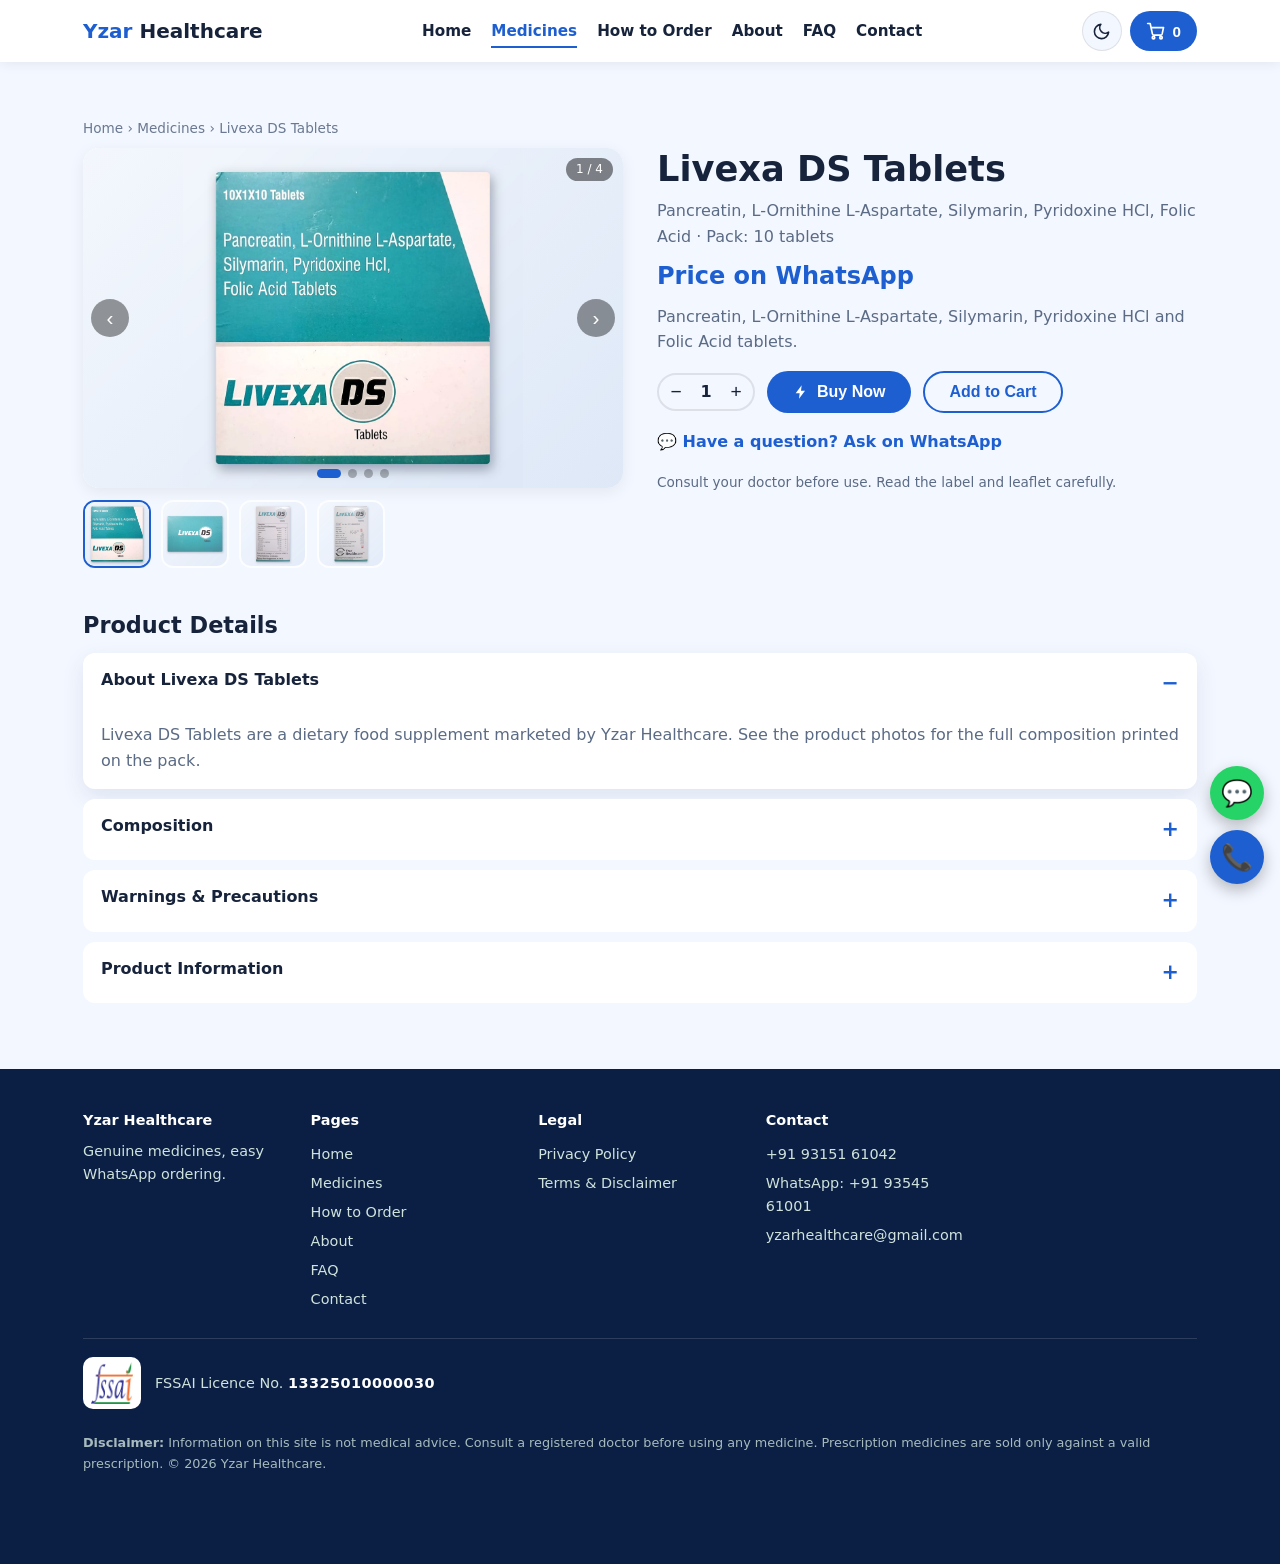
<file: medicine/livexa-ds-tablets.html>
<!DOCTYPE html><html lang="en-IN"><head><meta charset="utf-8"><meta name="viewport" content="width=device-width, initial-scale=1">
<title>Livexa DS Tablets – Buy Online | Yzar Healthcare</title><meta name="description" content="Buy Livexa DS Tablets (Pancreatin, L-Ornithine L-Aspartate, Silymarin, Pyridoxine HCl, Folic Acid, 10 tablets) online from Yzar Healthcare and order on WhatsApp."><link rel="canonical" href="https://yzarhealthcare.com/medicine/livexa-ds-tablets.html"><meta name="theme-color" content="#1d5fd1">
<meta property="og:type" content="website"><meta property="og:title" content="Livexa DS Tablets – Buy Online | Yzar Healthcare"><meta property="og:description" content="Buy Livexa DS Tablets (Pancreatin, L-Ornithine L-Aspartate, Silymarin, Pyridoxine HCl, Folic Acid, 10 tablets) online from Yzar Healthcare and order on WhatsApp."><meta property="og:url" content="https://yzarhealthcare.com/medicine/livexa-ds-tablets.html"><meta property="og:image" content="https://yzarhealthcare.com/images/livexa-ds-tablets-1.jpg"><meta property="og:image:width" content="1000"><meta property="og:image:height" content="1000"><meta property="og:image:alt" content="Livexa DS Tablets"><meta property="og:site_name" content="Yzar Healthcare"><meta name="twitter:card" content="summary_large_image">
<link rel="icon" href="data:image/svg+xml,%3Csvg xmlns='http://www.w3.org/2000/svg' viewBox='0 0 100 100'%3E%3Ctext y='.9em' font-size='90'%3E💊%3C/text%3E%3C/svg%3E">
<script>(function(){try{var t=localStorage.getItem("yztheme")||(matchMedia("(prefers-color-scheme:dark)").matches?"dark":"light");document.documentElement.dataset.theme=t}catch(e){}})()</script><link rel="stylesheet" href="../assets/style.css"><script type="application/ld+json">{"@context": "https://schema.org", "@type": "Product", "name": "Livexa DS Tablets", "description": "Pancreatin, L-Ornithine L-Aspartate, Silymarin, Pyridoxine HCl and Folic Acid tablets. Livexa DS Tablets are a dietary food supplement marketed by Yzar Healthcare. See the product photos for the full composition printed on the pack.", "brand": {"@type": "Brand", "name": "Yzar Healthcare"}, "image": ["https://yzarhealthcare.com/images/livexa-ds-tablets-1.jpg", "https://yzarhealthcare.com/images/livexa-ds-tablets-2.jpg", "https://yzarhealthcare.com/images/livexa-ds-tablets-3.jpg", "https://yzarhealthcare.com/images/livexa-ds-tablets-4.jpg"]}</script></head><body>
<header><div class="wrap nav"><a class="logo" href="../index.html">Yzar<span> Healthcare</span></a><nav id="nav"><ul><li><a href="../index.html">Home</a></li><li><a href="../medicines.html" class=on>Medicines</a></li><li><a href="../how-to-order.html">How to Order</a></li><li><a href="../about.html">About</a></li><li><a href="../faq.html">FAQ</a></li><li><a href="../contact.html">Contact</a></li></ul></nav>
<div class="acts"><button class="ib" id="tt" type="button" aria-label="Switch dark / light theme"><svg class="mo" width="19" height="19" viewBox="0 0 24 24"><path d="M21 12.8A9 9 0 1 1 11.2 3a7 7 0 0 0 9.8 9.8z"/></svg><svg class="su" width="19" height="19" viewBox="0 0 24 24"><circle cx="12" cy="12" r="4"/><path d="M12 2v2M12 20v2M4.9 4.9l1.4 1.4M17.7 17.7l1.4 1.4M2 12h2M20 12h2M4.9 19.1l1.4-1.4M17.7 6.3l1.4-1.4"/></svg></button><button class="cartbtn" id="cb" type="button" onclick="openCart()" aria-label="Open cart"><svg width="20" height="20" viewBox="0 0 24 24"><circle cx="9" cy="20" r="1.5"/><circle cx="18" cy="20" r="1.5"/><path d="M2 3h3l2.7 12.4a2 2 0 0 0 2 1.6h7.7a2 2 0 0 0 2-1.5L21 8H6"/></svg><span id="cc">0</span></button><button class="hb" type="button" onclick="document.getElementById('nav').classList.toggle('open')" aria-label="Menu">☰</button></div></div></header>
<main><section><div class="wrap"><div class="crumb" style="color:var(--mu)"><a href="../index.html">Home</a> › <a href="../medicines.html">Medicines</a> › Livexa DS Tablets</div>
<div class="pd"><div style="min-width:0"><div class="car" id="car"><div class="vp"><div class="tr" id="ctr"><div class="sl"><img src="../images/livexa-ds-tablets-1.jpg" alt="Livexa DS Tablets image 1" ></div><div class="sl"><img src="../images/livexa-ds-tablets-2.jpg" alt="Livexa DS Tablets image 2" loading=lazy></div><div class="sl"><img src="../images/livexa-ds-tablets-3.jpg" alt="Livexa DS Tablets image 3" loading=lazy></div><div class="sl"><img src="../images/livexa-ds-tablets-4.jpg" alt="Livexa DS Tablets image 4" loading=lazy></div></div></div><button class="ar l" type="button" onclick="cg(-1)" aria-label="Previous">‹</button><button class="ar r" type="button" onclick="cg(1)" aria-label="Next">›</button><span class="cn" id="ccn"></span><div class="cd" id="cdt"><button type="button" onclick="cs(0)" aria-label="Image 1"></button><button type="button" onclick="cs(1)" aria-label="Image 2"></button><button type="button" onclick="cs(2)" aria-label="Image 3"></button><button type="button" onclick="cs(3)" aria-label="Image 4"></button></div></div><div class="thumbs" id="cth"><button type="button" onclick="cs(0)" aria-label="Image 1"><img src="../images/livexa-ds-tablets-1.jpg" alt="" loading="lazy"></button><button type="button" onclick="cs(1)" aria-label="Image 2"><img src="../images/livexa-ds-tablets-2.jpg" alt="" loading="lazy"></button><button type="button" onclick="cs(2)" aria-label="Image 3"><img src="../images/livexa-ds-tablets-3.jpg" alt="" loading="lazy"></button><button type="button" onclick="cs(3)" aria-label="Image 4"><img src="../images/livexa-ds-tablets-4.jpg" alt="" loading="lazy"></button></div>
<script>(function(){var i=0,N=4,t=document.getElementById("ctr"),d=document.getElementById("cdt").children,h=document.getElementById("cth").children,a;
window.cs=function(k){i=(k+N)%N;t.style.transform="translateX(-"+i*100+"%)";for(var j=0;j<N;j++){d[j].classList.toggle("on",j==i);h[j].classList.toggle("on",j==i)}document.getElementById("ccn").textContent=(i+1)+" / "+N;clearTimeout(a);a=setTimeout(function(){cs(i+1)},6000)};
window.cg=function(x){cs(i+x)};var sx=0,c=document.getElementById("car");c.addEventListener("touchstart",function(e){sx=e.touches[0].clientX},{passive:true});c.addEventListener("touchend",function(e){var x=e.changedTouches[0].clientX-sx;if(Math.abs(x)>40)cg(x<0?1:-1)});cs(0)})();</script></div><div><h1>Livexa DS Tablets</h1><p>Pancreatin, L-Ornithine L-Aspartate, Silymarin, Pyridoxine HCl, Folic Acid · Pack: 10 tablets</p>
<div class="price">Price on WhatsApp</div><p>Pancreatin, L-Ornithine L-Aspartate, Silymarin, Pyridoxine HCl and Folic Acid tablets.</p>
<div class="cta"><div class="qty"><button onclick="qty(3,-1)" aria-label="Decrease">−</button><span id="q3">1</span><button onclick="qty(3,1)" aria-label="Increase">+</button></div><button class="btn g" onclick="buyNow(3)"><svg width="16" height="16" viewBox="0 0 24 24" fill="currentColor" aria-hidden="true"><path d="M13 2 4 14h6l-1 8 9-12h-6z"/></svg> Buy Now</button><button class="btn og" onclick="add(3)">Add to Cart</button></div>
<a class="ask" target="_blank" rel="noopener" href="https://wa.me/919354561001?text=Hello%2C%20I%20have%20a%20question%20about%20Livexa%20DS%20Tablets">💬 Have a question? Ask on WhatsApp</a>
<p style="font-size:.85rem;margin-top:18px">Consult your doctor before use. Read the label and leaflet carefully.</p></div></div><div class="pdet"><h2>Product Details</h2><details open><summary>About Livexa DS Tablets</summary><div class="bd"><p>Livexa DS Tablets are a dietary food supplement marketed by Yzar Healthcare. See the product photos for the full composition printed on the pack.</p></div></details><details><summary>Composition</summary><div class="bd"><ul><li>Pancreatin</li><li>L-Ornithine L-Aspartate</li><li>Silymarin</li><li>Pyridoxine HCl</li><li>Folic Acid</li></ul></div></details><details><summary>Warnings &amp; Precautions</summary><div class="bd"><ul><li>Dietary food supplement.</li><li>Appropriate overages of vitamins added to compensate loss on storage.</li></ul></div></details><details><summary>Product Information</summary><div class="bd"><table><tr><td>Composition</td><td>Pancreatin, L-Ornithine L-Aspartate, Silymarin, Pyridoxine HCl, Folic Acid</td></tr><tr><td>Pack size</td><td>10 tablets</td></tr><tr><td>Manufacturer</td><td>Marketed by Yzar Healthcare (a division of Alibra Healthcare), N-111-B, New Delhi – 110025</td></tr><tr><td>Prescription</td><td>Not required</td></tr></table></div></details></div></div></section></main>
<footer><div class="wrap"><div><h4>Yzar Healthcare</h4><p>Genuine medicines, easy WhatsApp ordering.</p></div>
<div><h4>Pages</h4><a href="../index.html">Home</a><a href="../medicines.html">Medicines</a><a href="../how-to-order.html">How to Order</a><a href="../about.html">About</a><a href="../faq.html">FAQ</a><a href="../contact.html">Contact</a></div>
<div><h4>Legal</h4><a href="../privacy-policy.html">Privacy Policy</a><a href="../terms-disclaimer.html">Terms &amp; Disclaimer</a></div>
<div><h4>Contact</h4><a href="tel:+919315161042">+91 93151 61042</a><a href="https://wa.me/919354561001">WhatsApp: +91 93545 61001</a><a href="mailto:yzarhealthcare@gmail.com">yzarhealthcare@gmail.com</a></div>
<div class="fssai"><span class="fb"><img src="../images/fssai-logo.png" alt="FSSAI logo" width="40" height="40" loading="lazy"></span><span>FSSAI Licence No. <b>13325010000030</b></span></div>
<div class="disc"><b>Disclaimer:</b> Information on this site is not medical advice. Consult a registered doctor before using any medicine. Prescription medicines are sold only against a valid prescription.  © 2026 Yzar Healthcare.</div></div></footer>
<script src="../assets/products.js"></script><script>const ROOT="../";</script><script src="../assets/app.js"></script></body></html>
</file>
<file: assets/style.css>
:root{color-scheme:light;--g:#1d5fd1;--g2:#2f7bf0;--dk:#0b1f44;--bg:#f3f7ff;--tx:#16233b;--mu:#5b6b85;--w:#fff;--r:16px;--pg1:#e3eeff;--pg2:#c3d9fb;--sh:#1b3a7a1a}
:root[data-theme=dark]{color-scheme:dark;--g:#3b82f6;--g2:#60a5fa;--bg:#0b1220;--tx:#e6eefc;--mu:#9fb1d1;--w:#121c30;--dk:#060c18;--pg1:#16233f;--pg2:#1f3159;--sh:#0006}
*{box-sizing:border-box;margin:0;padding:0}
html{scroll-behavior:smooth}
body{font-family:system-ui,-apple-system,"Segoe UI",Roboto,sans-serif;background:var(--bg);color:var(--tx);line-height:1.6;overflow-x:hidden}
a{color:inherit}.wrap{max-width:1150px;margin:auto;padding:0 18px}
section{padding:56px 0}h1,h2,h3{line-height:1.2}
h2{font-size:clamp(1.5rem,4vw,2.1rem);text-align:center;margin-bottom:8px}
.sub{text-align:center;color:var(--mu);margin-bottom:30px}
header{position:sticky;top:0;z-index:50;background:var(--w);box-shadow:0 2px 12px #0001}
.nav{display:flex;align-items:center;justify-content:space-between;height:62px}
.logo{font-weight:800;font-size:1.25rem;color:var(--g);text-decoration:none}.logo span{color:var(--tx)}
nav ul{display:flex;gap:20px;list-style:none}
nav a{text-decoration:none;font-weight:600;font-size:.95rem;padding:6px 0}nav a:hover,nav a.on{color:var(--g);border-bottom:2px solid var(--g)}
.hb{display:none;background:none;border:0;font-size:1.6rem;color:var(--tx)}
.cartbtn{background:var(--g);color:#fff;border:0;border-radius:30px;padding:8px 16px;font-weight:700;cursor:pointer}
@media(max-width:1000px){.hb{display:block}nav{position:absolute;top:62px;left:0;right:0;background:var(--w);display:none;box-shadow:0 8px 14px #0002}nav.open{display:block}nav ul{flex-direction:column;gap:0}nav a{display:block;padding:14px 20px;border-top:1px solid #8882}nav a.on{border-bottom:0}}
.phead{background:linear-gradient(120deg,#0d3b8c,#2563eb);color:#fff;padding:44px 0;text-align:center}
.phead h1{font-size:clamp(1.7rem,5vw,2.6rem)}.phead p{opacity:.9;margin-top:6px}
.crumb{font-size:.85rem;opacity:.9;margin-bottom:8px}.crumb a{text-decoration:none}
.slider{position:relative;overflow:hidden;color:#fff}
.slides{display:flex;transition:transform .7s ease}
.slide{min-width:100%;padding:70px 0 110px;display:flex;align-items:center}
.s1{background:linear-gradient(120deg,#0d3b8c,#2563eb)}.s2{background:linear-gradient(120deg,#0369a1,#38bdf8)}.s3{background:linear-gradient(120deg,#3730a3,#6366f1)}
.slide .wrap{display:grid;grid-template-columns:1.2fr .8fr;gap:20px;align-items:center;width:100%}
.slide .hd{font-size:clamp(1.8rem,5vw,3rem);text-align:left;margin-bottom:12px}
.slide p{opacity:.92;margin-bottom:22px;max-width:520px}
.big{font-size:clamp(5rem,16vw,10rem);text-align:center;animation:fl 4s ease-in-out infinite}
@keyframes fl{50%{transform:translateY(-14px) rotate(4deg)}}
@media(max-width:700px){.slide .wrap{grid-template-columns:1fr;text-align:center}.slide .hd{text-align:center}.slide p{margin-inline:auto}.big{order:-1;font-size:5rem}}
.btn{display:inline-block;background:#fff;color:var(--g);font-weight:800;padding:12px 26px;border-radius:30px;text-decoration:none;border:0;cursor:pointer;font-size:1rem;transition:.2s}
.btn:hover{transform:translateY(-2px);box-shadow:0 8px 18px #0003}.btn.g{background:var(--g);color:#fff}.btn.wa{background:#25d366;color:#fff}
.dots{position:absolute;bottom:52px;left:0;right:0;display:flex;justify-content:center;gap:8px}
.dots button{width:11px;height:11px;border-radius:50%;border:0;background:#fff6;cursor:pointer;transition:.3s}.dots button.on{background:#fff;width:28px;border-radius:8px}
.arr{position:absolute;top:50%;transform:translateY(-50%);background:#0004;color:#fff;border:0;width:40px;height:40px;border-radius:50%;font-size:1.3rem;cursor:pointer}
.arr.l{left:10px}.arr.r{right:10px}@media(max-width:700px){.arr{display:none}}
.trust{display:grid;grid-template-columns:repeat(auto-fit,minmax(200px,1fr));gap:16px;margin-top:-34px;position:relative;z-index:5}
.card{background:var(--w);border-radius:var(--r);padding:20px;box-shadow:0 6px 20px #0001;text-align:center;display:block;text-decoration:none}
.card i{font-style:normal;font-size:2rem;display:block}.card b{display:block;margin-top:4px}.card small{color:var(--mu)}
.tools{display:flex;justify-content:center;margin-bottom:26px}
.tools input{width:100%;max-width:420px;padding:12px 18px;border-radius:30px;border:2px solid #8883;background:var(--w);color:var(--tx);font-size:1rem}
.grid{display:grid;grid-template-columns:repeat(auto-fill,minmax(250px,1fr));gap:20px}
.p{background:var(--w);border-radius:var(--r);overflow:hidden;box-shadow:0 4px 16px #0001;transition:.25s;display:flex;flex-direction:column}
.p:hover{transform:translateY(-6px);box-shadow:0 14px 30px #0002}
.pi{height:160px;display:grid;place-items:center;font-size:4.5rem;background:linear-gradient(135deg,var(--pg1),var(--pg2));text-decoration:none}
.pi img{width:100%;height:100%;object-fit:cover}
.pb{padding:16px;display:flex;flex-direction:column;gap:6px;flex:1}.pb h3{font-size:1.1rem}.pb h3 a{text-decoration:none}.pb small{color:var(--mu)}
.price{font-weight:800;color:var(--g);font-size:1.1rem}
.rx{font-size:.72rem;background:#fde8e8;color:#b42318;padding:2px 8px;border-radius:10px;width:fit-content}
.row{display:flex;gap:10px;align-items:center;margin-top:auto;padding-top:8px}
.qty{display:flex;align-items:center;border:2px solid #8883;border-radius:24px}
.qty button{width:34px;height:34px;background:none;border:0;font-size:1.2rem;cursor:pointer;color:var(--tx)}.qty span{min-width:26px;text-align:center;font-weight:700}
.add{flex:1;background:var(--g);color:#fff;border:0;border-radius:24px;padding:9px;font-weight:700;cursor:pointer}.add:hover{background:var(--g2)}
.steps{display:grid;grid-template-columns:repeat(auto-fit,minmax(220px,1fr));gap:22px;counter-reset:s}
.steps .card{text-align:left;position:relative;padding-top:34px}
.steps .card:before{counter-increment:s;content:counter(s);position:absolute;top:-14px;left:18px;width:34px;height:34px;border-radius:50%;background:var(--g);color:#fff;display:grid;place-items:center;font-weight:800}
.alt{background:var(--w)}
.two{display:grid;grid-template-columns:1fr 1fr;gap:30px;align-items:center}@media(max-width:760px){.two{grid-template-columns:1fr}}
.two h2{text-align:left}.tick{list-style:none;margin-top:12px}.tick li{padding:5px 0}.tick li:before{content:"✓ ";color:var(--g);font-weight:800}
.doc{max-width:800px}.doc h2{text-align:left;font-size:1.4rem;margin:26px 0 8px}.doc p,.doc li{color:var(--mu);margin-bottom:8px}.doc ul{padding-left:22px}
details{background:var(--w);border-radius:12px;padding:14px 18px;margin-bottom:10px}
summary{font-weight:700;cursor:pointer}details p{margin-top:8px;color:var(--mu)}
.contact{display:grid;grid-template-columns:repeat(auto-fit,minmax(240px,1fr));gap:16px}
.pd{display:grid;grid-template-columns:1fr 1fr;gap:34px;align-items:start}@media(max-width:760px){.pd{grid-template-columns:1fr}}
.pd .pi{height:300px;font-size:8rem;border-radius:var(--r)}.pd h1{font-size:clamp(1.6rem,4vw,2.2rem)}
.pd .price{font-size:1.5rem;margin:8px 0}.pd p{color:var(--mu);margin:8px 0}
.cta{display:flex;gap:12px;flex-wrap:wrap;align-items:center;margin-top:16px}
footer{background:var(--dk);color:#cfe3dc;padding:40px 0 90px;font-size:.9rem}
footer .wrap{display:grid;grid-template-columns:repeat(auto-fit,minmax(200px,1fr));gap:24px}
footer h4{color:#fff;margin-bottom:8px}footer a{display:block;text-decoration:none;padding:3px 0}footer a:hover{color:#fff}
.disc{grid-column:1/-1;border-top:1px solid #fff2;padding-top:16px;font-size:.8rem;opacity:.8}
.rv{opacity:0;transform:translateY(28px);transition:.7s}.rv.in{opacity:1;transform:none}
.fab{position:fixed;right:16px;bottom:16px;display:flex;flex-direction:column;gap:10px;z-index:60}
.fab a{width:54px;height:54px;border-radius:50%;display:grid;place-items:center;font-size:1.6rem;text-decoration:none;box-shadow:0 6px 16px #0004;color:#fff}
.fab .w{background:#25d366;animation:pu 2s infinite}.fab .c{background:var(--g)}
@keyframes pu{0%{box-shadow:0 0 0 0 #25d36699}70%{box-shadow:0 0 0 16px #0000}100%{box-shadow:0 0 0 0 #0000}}
.ov{position:fixed;inset:0;background:#0006;z-index:70;display:none}.ov.open{display:block}
.drawer{position:fixed;top:0;right:0;bottom:0;width:min(420px,100%);background:var(--w);z-index:80;transform:translateX(100%);transition:.35s;display:flex;flex-direction:column}.drawer.open{transform:none}
.dh{display:flex;justify-content:space-between;align-items:center;padding:16px 18px;border-bottom:1px solid #8883}.dh button{background:none;border:0;font-size:1.6rem;cursor:pointer;color:var(--tx)}
.items{flex:1;overflow:auto;padding:12px 18px}
.it{display:flex;justify-content:space-between;align-items:center;gap:8px;padding:10px 0;border-bottom:1px solid #8882}.it small{color:var(--mu);display:block}
.df{padding:14px 18px;border-top:1px solid #8883;display:grid;gap:8px}
.df input,.df textarea{width:100%;padding:10px 12px;border-radius:10px;border:2px solid #8883;background:var(--bg);color:var(--tx);font:inherit}
.empty{text-align:center;color:var(--mu);padding:40px 0}

.car{position:relative}
.car .vp{overflow:hidden;border-radius:var(--r);background:var(--w);box-shadow:0 4px 16px #0001}
.car .tr{display:flex;transition:transform .45s ease}
.car .sl{min-width:100%;height:340px;display:block}
.car .sl img{display:block;width:100%;height:340px;object-fit:contain}
.car .ar{position:absolute;top:50%;transform:translateY(-50%);width:38px;height:38px;border-radius:50%;border:0;background:#0006;color:#fff;font-size:1.3rem;cursor:pointer;z-index:2}
.car .ar.l{left:8px}.car .ar.r{right:8px}
.car .cd{position:absolute;bottom:10px;left:0;right:0;display:flex;justify-content:center;gap:7px}
.car .cd button{width:9px;height:9px;border-radius:50%;border:0;background:#0004;cursor:pointer;transition:.3s}.car .cd button.on{background:var(--g);width:24px;border-radius:6px}
.car .cn{position:absolute;top:10px;right:10px;background:#0007;color:#fff;font-size:.75rem;padding:2px 10px;border-radius:12px}
.thumbs{display:flex;gap:10px;margin-top:12px;overflow-x:auto;padding-bottom:4px}
.thumbs button{flex:0 0 68px;height:68px;border:2px solid transparent;border-radius:12px;padding:0;background:var(--w);cursor:pointer;overflow:hidden;opacity:.7}
.thumbs button.on{border-color:var(--g);opacity:1}.thumbs img{width:100%;height:100%;object-fit:cover}
.pdet{margin-top:40px}.pdet h2{text-align:left;font-size:1.4rem;margin-bottom:14px}
.pdet details{padding:0}.pdet summary{padding:14px 18px;list-style:none;display:flex;justify-content:space-between}
.pdet summary:after{content:"+";font-size:1.3rem;color:var(--g)}.pdet details[open] summary:after{content:"−"}
.pdet .bd{padding:0 18px 16px;color:var(--mu)}.pdet ul{padding-left:20px}.pdet li{margin-bottom:4px}
.pdet table{width:100%;border-collapse:collapse}.pdet td{padding:8px 0;border-bottom:1px solid #8882;vertical-align:top}.pdet td:first-child{font-weight:700;color:var(--tx);width:38%}

/* ===== v2 fixes + animation ===== */
body{animation:pg .5s ease both}@keyframes pg{from{opacity:0}}
.prog{position:fixed;top:0;left:0;height:3px;width:0;background:linear-gradient(90deg,var(--g),#38bdf8);z-index:100;transition:width .1s}
header{transition:box-shadow .3s,background .3s}header.sc{box-shadow:0 6px 22px var(--sh)}
.logo{flex-shrink:0;white-space:nowrap}nav ul{flex-wrap:nowrap}nav a{white-space:nowrap}
.acts{display:flex;gap:8px;align-items:center}
.ib,.cartbtn{display:inline-flex;align-items:center;justify-content:center;gap:7px;height:40px;border-radius:30px;border:0;cursor:pointer;font-weight:700;font-size:.95rem;transition:.25s}
.ib{width:40px;background:var(--bg);color:var(--tx);border:1px solid #8883}.ib:hover{background:var(--g);color:#fff;transform:rotate(18deg)}
.ib svg,.cartbtn svg{fill:none;stroke:currentColor;stroke-width:2;stroke-linecap:round;stroke-linejoin:round}
.mo{display:block}.su{display:none}:root[data-theme=dark] .mo{display:none}:root[data-theme=dark] .su{display:block}
.cartbtn{padding:0 16px}.cartbtn:hover{background:var(--g2)}.cartbtn.bump{animation:bump .5s}
@keyframes bump{30%{transform:scale(1.2) rotate(-6deg)}60%{transform:scale(.95)}}
.hb{width:40px;height:40px;border-radius:50%;border:1px solid #8883;background:var(--bg);font-size:1.3rem;cursor:pointer}
/* product images */
.pi{display:flex;align-items:center;justify-content:center;aspect-ratio:1/1;height:auto;overflow:hidden;position:relative}
.pi img{display:block;width:100%;aspect-ratio:1/1;height:auto;object-fit:contain;transition:transform .5s}
.p:hover .pi img{transform:scale(1.08)}
.pd .pi{aspect-ratio:auto;height:300px}
.pb h3 a:hover{color:var(--g)}
.grid .p{animation:up .6s both}
.grid .p:nth-child(1){animation-delay:0.07s}.grid .p:nth-child(2){animation-delay:0.14s}.grid .p:nth-child(3){animation-delay:0.21s}.grid .p:nth-child(4){animation-delay:0.28s}.grid .p:nth-child(5){animation-delay:0.35s}.grid .p:nth-child(6){animation-delay:0.42s}.grid .p:nth-child(7){animation-delay:0.49s}.grid .p:nth-child(8){animation-delay:0.56s}.grid .p:nth-child(9){animation-delay:0.63s}.grid .p:nth-child(10){animation-delay:0.70s}.grid .p:nth-child(11){animation-delay:0.77s}.grid .p:nth-child(12){animation-delay:0.84s}
@keyframes up{from{opacity:0;transform:translateY(30px) scale(.97)}to{opacity:1;transform:none}}
/* hero */
.slide{position:relative;overflow:hidden}
.slide:before,.slide:after{content:"";position:absolute;border-radius:50%;background:#fff1;animation:dr 9s ease-in-out infinite}
.slide:before{width:340px;height:340px;right:-80px;top:-110px}.slide:after{width:200px;height:200px;left:-60px;bottom:-70px;animation-delay:-4s}
@keyframes dr{50%{transform:translate(-26px,20px) scale(1.12)}}
.slide .wrap{position:relative;z-index:1}
.slide .hd,.slide p,.slide .btn,.slide .big{opacity:0}
.slide.act .hd{animation:up .7s .1s both}.slide.act p{animation:up .7s .25s both}.slide.act .btn{animation:up .7s .4s both}
.slide.act .big{opacity:1;animation:zoom .9s .2s both,fl 4s 1.1s ease-in-out infinite}
@keyframes zoom{from{opacity:0;transform:scale(.4) rotate(-25deg)}to{opacity:1;transform:none}}
/* buttons */
.btn,.add{position:relative;overflow:hidden}
.btn:after,.add:after{content:"";position:absolute;top:0;left:-70%;width:50%;height:100%;background:linear-gradient(100deg,#fff0,#fff6,#fff0);transform:skewX(-20deg);transition:left .6s}
.btn:hover:after,.add:hover:after{left:130%}
.add:active,.btn:active{transform:scale(.96)}
.card{transition:transform .3s,box-shadow .3s}a.card:hover,.trust .card:hover{transform:translateY(-6px);box-shadow:0 14px 30px var(--sh)}
.trust .card i{transition:.4s}.trust .card:hover i{transform:scale(1.25) rotate(-8deg)}
.steps .card:before{animation:pl 2.4s infinite}@keyframes pl{50%{box-shadow:0 0 0 8px #3b82f633}}
h2.rv:after{content:"";display:block;width:0;height:4px;border-radius:4px;background:var(--g);margin:10px auto 0;transition:width .8s .3s}
h2.rv.in:after{width:60px}.two h2.rv:after{margin-left:0}
.card:not(.rv),.p{box-shadow:0 4px 16px var(--sh)}
details{transition:box-shadow .3s}details[open]{box-shadow:0 8px 22px var(--sh)}
details[open] .bd{animation:up .4s both}
/* toast */
#toast{position:fixed;left:50%;bottom:24px;transform:translate(-50%,120px);background:var(--dk);color:#fff;padding:12px 18px;border-radius:30px;z-index:90;display:flex;gap:14px;align-items:center;box-shadow:0 10px 30px #0005;transition:transform .4s cubic-bezier(.2,1.4,.4,1);font-size:.95rem;max-width:92vw}
#toast.show{transform:translate(-50%,0)}#toast a{color:#7db3ff;font-weight:700;cursor:pointer;text-decoration:none}
@media(prefers-reduced-motion:reduce){*,*:before,*:after{animation:none!important;transition:none!important}.rv{opacity:1;transform:none}.slide .hd,.slide p,.slide .btn,.slide .big{opacity:1}}

.cform{background:var(--w);padding:24px;border-radius:var(--r);box-shadow:0 6px 22px var(--sh);display:grid;gap:14px}
.fr{display:grid;gap:6px}.fr label{font-weight:700;font-size:.9rem}
.fr input,.fr select,.fr textarea{width:100%;padding:12px 14px;border-radius:12px;border:2px solid #8884;background:var(--bg);color:var(--tx);font:inherit;transition:border-color .2s,box-shadow .2s}
.fr input:focus,.fr select:focus,.fr textarea:focus{outline:0;border-color:var(--g);box-shadow:0 0 0 4px #3b82f633}
.fr .bad{border-color:#e5484d}.cerr{color:#e5484d;font-weight:600;min-height:1.2em;font-size:.9rem}
.cform .cta .btn{flex:1;min-width:160px;text-align:center}

@media(max-width:400px){.logo{font-size:1.02rem}.acts{gap:6px}.ib,.hb{width:36px;height:36px}.cartbtn{height:36px;padding:0 11px}.wrap{padding:0 14px}.cform{padding:18px}}

.car .sl,.p .pi{background:linear-gradient(135deg,#f3f7fd,#dee8f7)}

.old{color:#e5484d;text-decoration:line-through;font-weight:600;font-size:.82em;margin-left:8px;opacity:.95}
.pct{background:#e5484d;color:#fff;font-size:.7rem;font-weight:700;padding:2px 8px;border-radius:10px;margin-left:8px;vertical-align:middle;white-space:nowrap}
.pi .rib{position:absolute;top:10px;left:10px;z-index:2;background:#e5484d;color:#fff;font-weight:800;font-size:.76rem;padding:4px 11px;border-radius:20px;box-shadow:0 4px 10px #e5484d55}
.pd .price{display:flex;flex-wrap:wrap;align-items:center;row-gap:4px}.pd .pct{font-size:.8rem}

/* ===== Buy Now ===== */
.add{background:transparent;color:var(--g);border:2px solid var(--g);padding:7px}.add:hover{background:var(--g);color:#fff}
.buy{display:flex;align-items:center;justify-content:center;gap:8px;width:100%;margin-top:10px;padding:12px;border:0;border-radius:26px;background:linear-gradient(135deg,var(--g),var(--g2));color:#fff;font-weight:800;font-size:.97rem;cursor:pointer;position:relative;overflow:hidden;box-shadow:0 8px 18px #1d5fd140;transition:transform .25s,box-shadow .25s}
.buy:hover{transform:translateY(-2px);box-shadow:0 12px 24px #1d5fd155}.buy:active{transform:scale(.97)}
.buy:after{content:"";position:absolute;top:0;left:-70%;width:50%;height:100%;background:linear-gradient(100deg,#fff0,#fff6,#fff0);transform:skewX(-20deg);transition:left .6s}.buy:hover:after{left:130%}
.btn.og{background:transparent;color:var(--g);border:2px solid var(--g);padding:10px 24px}.btn.og:hover{background:var(--g);color:#fff}
.btn svg,.buy svg{flex:none}.cta .btn.g{display:inline-flex;align-items:center;gap:8px}
.ask{display:inline-block;margin-top:16px;color:var(--g);font-weight:700;text-decoration:none}.ask:hover{text-decoration:underline}
.qov{position:fixed;inset:0;background:#050b1aaa;backdrop-filter:blur(3px);z-index:90;opacity:0;pointer-events:none;transition:opacity .3s}.qov.open{opacity:1;pointer-events:auto}
.qm{position:fixed;left:50%;top:50%;width:min(460px,calc(100% - 28px));max-height:calc(100dvh - 28px);overflow:auto;background:var(--w);border-radius:22px;z-index:95;transform:translate(-50%,-46%) scale(.96);opacity:0;pointer-events:none;transition:.3s;box-shadow:0 30px 70px #0007}
.qm.open{opacity:1;pointer-events:auto;transform:translate(-50%,-50%)}
.qh{display:flex;justify-content:space-between;align-items:center;padding:16px 20px;border-bottom:1px solid #8883;font-size:1.05rem}
.qh button{width:34px;height:34px;border-radius:50%;border:0;background:var(--bg);color:var(--tx);font-size:1.3rem;cursor:pointer}.qh button:hover{background:var(--g);color:#fff}
.qb{padding:18px 20px 20px;display:grid;gap:14px}
.qi{display:flex;gap:14px;align-items:center;background:var(--bg);border-radius:14px;padding:12px}
.qi .th{width:78px;height:78px;border-radius:12px;background:linear-gradient(135deg,#f3f7fd,#dee8f7);flex:none;display:grid;place-items:center;font-size:2rem;overflow:hidden}.qi .th img{width:100%;height:100%;object-fit:contain}
.qi .mt{flex:1;min-width:0}.qi .mt>b{display:block}.qi small{color:var(--mu);display:block}
.qi .tt{display:flex;justify-content:space-between;align-items:center;margin-top:8px;gap:8px;flex-wrap:wrap}.qi .qty button{width:30px;height:30px}
.qb .btn.wa{width:100%;padding:14px}.qn{font-size:.78rem;color:var(--mu);text-align:center}
.df .cerr{margin:-2px 0}
@media(max-width:600px){.qm{top:auto;bottom:0;left:0;width:100%;max-height:92dvh;border-radius:22px 22px 0 0;transform:translateY(100%)}.qm.open{transform:none}}

.hb{transition:background .25s,color .25s,transform .3s}.hb.on{background:var(--g);color:#fff;border-color:var(--g);transform:rotate(90deg)}
@media(max-width:1000px){nav.open{animation:ndrop .25s ease both}}
@keyframes ndrop{from{opacity:0;transform:translateY(-8px)}to{opacity:1;transform:none}}

.fssai{grid-column:1/-1;display:flex;align-items:center;gap:14px;flex-wrap:wrap;border-top:1px solid #fff2;padding-top:18px}
.fssai .fb{background:#fff;border-radius:10px;padding:5px 8px;display:grid;place-items:center}.fssai img{height:42px;width:auto;display:block}
.fssai span:last-child{color:#cfe3dc}.fssai b{color:#fff;letter-spacing:.5px}
.fssai+.disc{border-top:0;padding-top:0}
</file>
